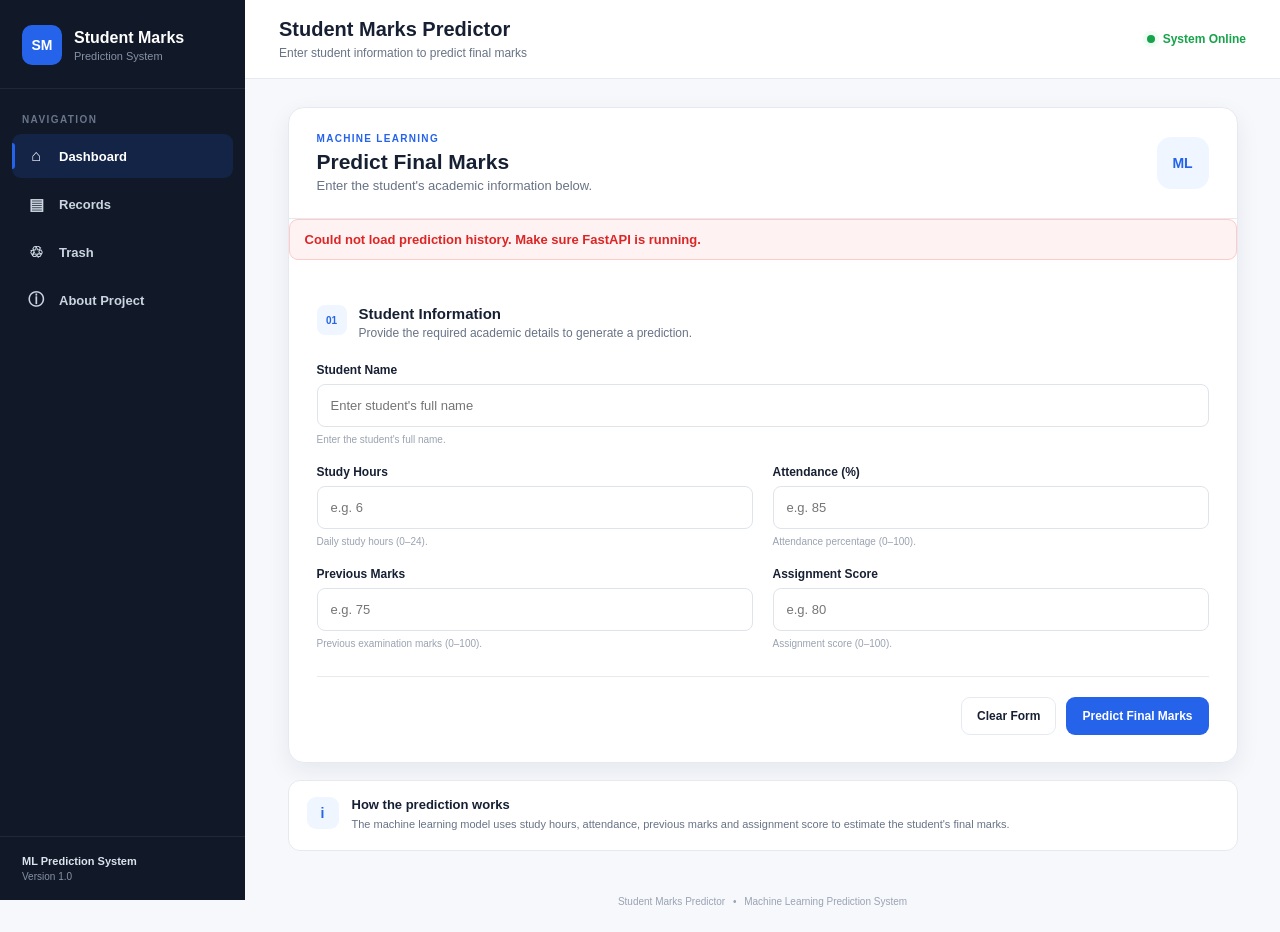
<file: frontend/index.html>
<!DOCTYPE html>
<html lang="en">

<head>

    <meta charset="UTF-8">

    <meta
        name="viewport"
        content="width=device-width, initial-scale=1.0"
    >

    <title>Student Marks Predictor</title>

    <link
        rel="stylesheet"
        href="style.css"
    >

</head>


<body>


    <!-- =====================================================
         SIDEBAR
    ====================================================== -->

    <aside class="sidebar">

        <div class="brand">

            <div class="brand-logo">
                SM
            </div>

            <div class="brand-text">

                <h2>Student Marks</h2>

                <span>Prediction System</span>

            </div>

        </div>


        <div class="sidebar-title">
            NAVIGATION
        </div>


        <nav class="sidebar-nav">

            <a
                href="index.html"
                class="nav-item active"
            >
                <span class="nav-icon">⌂</span>
                <span>Dashboard</span>
            </a>


            <a
                href="records.html"
                class="nav-item"
            >
                <span class="nav-icon">▤</span>
                <span>Records</span>
            </a>


            <a
                href="trash.html"
                class="nav-item"
            >
                <span class="nav-icon">♲</span>
                <span>Trash</span>
            </a>


            <a
                href="about.html"
                class="nav-item"
            >
                <span class="nav-icon">ⓘ</span>
                <span>About Project</span>
            </a>

        </nav>


        <div class="sidebar-footer">

            <strong>
                ML Prediction System
            </strong>

            <span>
                Version 1.0
            </span>

        </div>

    </aside>



    <!-- =====================================================
         MAIN CONTENT
    ====================================================== -->

    <main class="main-content">


        <!-- TOPBAR -->

        <header class="topbar">

            <div>

                <h1>
                    Student Marks Predictor
                </h1>

                <p>
                    Enter student information to predict final marks
                </p>

            </div>


            <div class="system-status">

                <span class="status-dot"></span>

                <span>
                    System Online
                </span>

            </div>

        </header>



        <!-- CONTENT -->

        <section class="page-content">


            <div class="dashboard-container">


                <!-- PREDICTION CARD -->

                <div class="prediction-card">


                    <div class="prediction-card-header">

                        <div>

                            <span class="card-eyebrow">
                                MACHINE LEARNING
                            </span>

                            <h2>
                                Predict Final Marks
                            </h2>

                            <p>
                                Enter the student's academic information below.
                            </p>

                        </div>


                        <div class="prediction-icon">
                            ML
                        </div>

                    </div>



                    <!-- MESSAGE -->

                    <div
                        id="messageBox"
                        class="message"
                        style="display:none;"
                    ></div>



                    <!-- FORM -->

                    <form
                        id="predictionForm"
                        class="prediction-form"
                    >


                        <div class="form-section">

                            <div class="form-section-title">

                                <span class="form-section-number">
                                    01
                                </span>

                                <div>

                                    <h3>
                                        Student Information
                                    </h3>

                                    <p>
                                        Provide the required academic details to generate a prediction.
                                    </p>

                                </div>

                            </div>


                            <!-- STUDENT NAME -->

                            <div class="form-group full-width">

                                <label for="studentName">
                                    Student Name
                                </label>

                                <input
                                    type="text"
                                    id="studentName"
                                    name="student_name"
                                    placeholder="Enter student's full name"
                                    autocomplete="off"
                                    required
                                >

                                <small>
                                    Enter the student's full name.
                                </small>

                            </div>


                            <div class="form-grid">


                                <!-- STUDY HOURS -->

                                <div class="form-group">

                                    <label for="studyHours">
                                        Study Hours
                                    </label>

                                    <input
                                        type="number"
                                        id="studyHours"
                                        name="study_hours"
                                        min="0"
                                        max="24"
                                        step="0.01"
                                        placeholder="e.g. 6"
                                        required
                                    >

                                    <small>
                                        Daily study hours (0–24).
                                    </small>

                                </div>


                                <!-- ATTENDANCE -->

                                <div class="form-group">

                                    <label for="attendance">
                                        Attendance (%)
                                    </label>

                                    <input
                                        type="number"
                                        id="attendance"
                                        name="attendance"
                                        min="0"
                                        max="100"
                                        step="0.01"
                                        placeholder="e.g. 85"
                                        required
                                    >

                                    <small>
                                        Attendance percentage (0–100).
                                    </small>

                                </div>


                                <!-- PREVIOUS MARKS -->

                                <div class="form-group">

                                    <label for="previousMarks">
                                        Previous Marks
                                    </label>

                                    <input
                                        type="number"
                                        id="previousMarks"
                                        name="previous_marks"
                                        min="0"
                                        max="100"
                                        step="0.01"
                                        placeholder="e.g. 75"
                                        required
                                    >

                                    <small>
                                        Previous examination marks (0–100).
                                    </small>

                                </div>


                                <!-- ASSIGNMENT -->

                                <div class="form-group">

                                    <label for="assignmentScore">
                                        Assignment Score
                                    </label>

                                    <input
                                        type="number"
                                        id="assignmentScore"
                                        name="assignment_score"
                                        min="0"
                                        max="100"
                                        step="0.01"
                                        placeholder="e.g. 80"
                                        required
                                    >

                                    <small>
                                        Assignment score (0–100).
                                    </small>

                                </div>


                            </div>

                        </div>



                        <!-- FORM BUTTONS -->

                        <div class="prediction-form-actions">

                            <button
                                type="button"
                                id="resetBtn"
                                class="secondary-btn"
                            >
                                Clear Form
                            </button>


                            <button
                                type="submit"
                                id="predictBtn"
                                class="primary-btn prediction-btn"
                            >
                                Predict Final Marks
                            </button>

                        </div>


                    </form>


                </div>



                <!-- HOW IT WORKS -->

                <div class="prediction-info">

                    <div class="info-icon">
                        i
                    </div>

                    <div>

                        <h3>
                            How the prediction works
                        </h3>

                        <p>
                            The machine learning model uses study hours,
                            attendance, previous marks and assignment score
                            to estimate the student's final marks.
                        </p>

                    </div>

                </div>


            </div>


        </section>


        <footer class="page-footer">

            Student Marks Predictor
            <span>•</span>
            Machine Learning Prediction System

        </footer>


    </main>



    <script src="common.js"></script>

    <script src="script.js"></script>


</body>

</html>
</file>
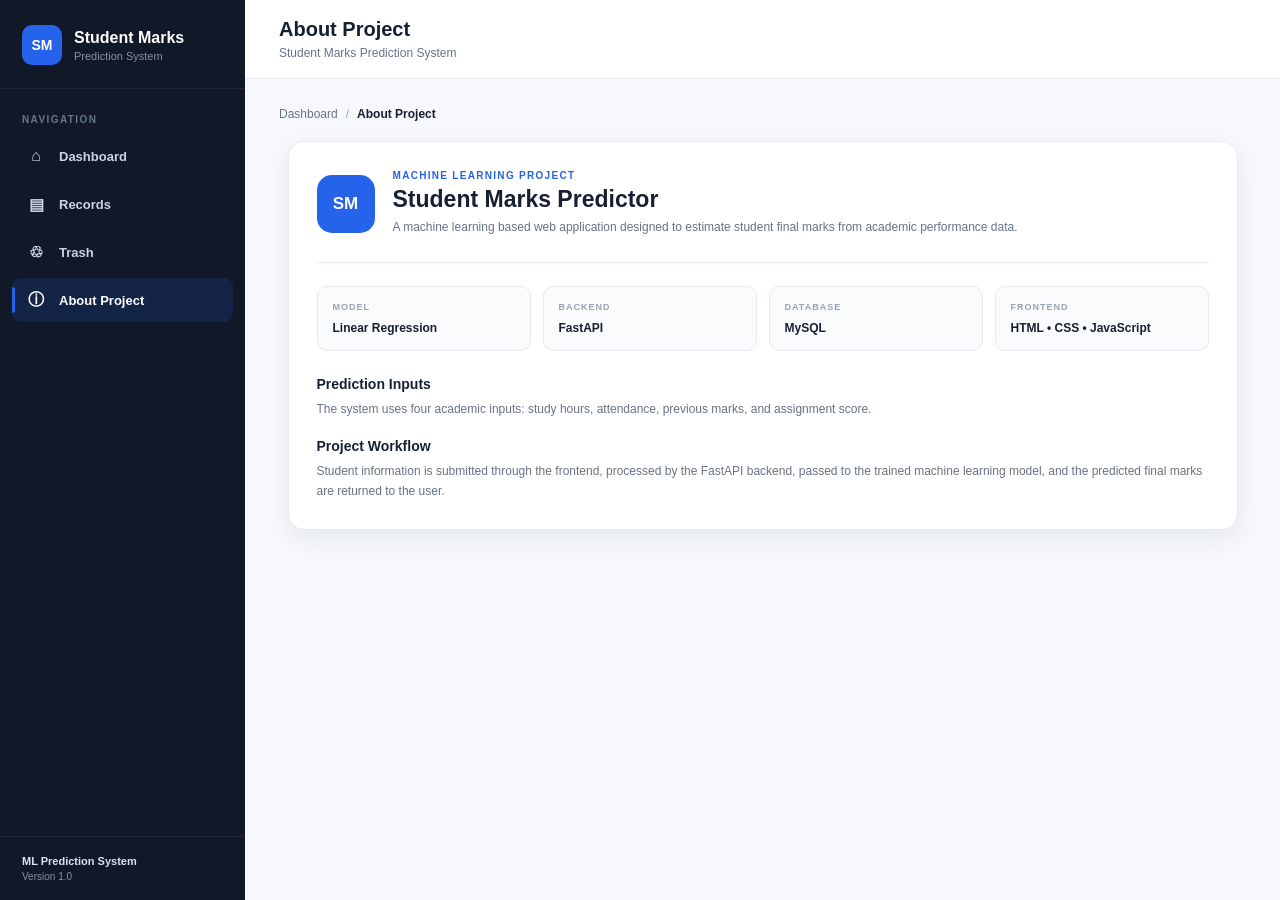
<file: frontend/about.html>
<!DOCTYPE html>
<html lang="en">

<head>

    <meta charset="UTF-8">

    <meta
        name="viewport"
        content="width=device-width, initial-scale=1.0"
    >

    <title>About | Student Marks Predictor</title>

    <link rel="stylesheet" href="style.css">

</head>


<body>


    <aside class="sidebar">

        <div class="brand">

            <div class="brand-logo">SM</div>

            <div class="brand-text">
                <h2>Student Marks</h2>
                <span>Prediction System</span>
            </div>

        </div>


        <div class="sidebar-title">
            NAVIGATION
        </div>


        <nav class="sidebar-nav">

            <a href="index.html" class="nav-item">
                <span class="nav-icon">⌂</span>
                <span>Dashboard</span>
            </a>

            <a href="records.html" class="nav-item">
                <span class="nav-icon">▤</span>
                <span>Records</span>
            </a>

            <a href="trash.html" class="nav-item">
                <span class="nav-icon">♲</span>
                <span>Trash</span>
            </a>

            <a href="about.html" class="nav-item active">
                <span class="nav-icon">ⓘ</span>
                <span>About Project</span>
            </a>

        </nav>


        <div class="sidebar-footer">
            <strong>ML Prediction System</strong>
            <span>Version 1.0</span>
        </div>

    </aside>



    <main class="main-content">


        <header class="topbar">

            <div>

                <h1>
                    About Project
                </h1>

                <p>
                    Student Marks Prediction System
                </p>

            </div>

        </header>



        <section class="page-content">


            <div class="breadcrumb">

                <a href="index.html">
                    Dashboard
                </a>

                <span>/</span>

                <strong>
                    About Project
                </strong>

            </div>



            <div class="about-card">


                <div class="about-hero">

                    <div class="about-logo">
                        SM
                    </div>

                    <div>

                        <span class="section-label">
                            MACHINE LEARNING PROJECT
                        </span>

                        <h2>
                            Student Marks Predictor
                        </h2>

                        <p>
                            A machine learning based web application
                            designed to estimate student final marks
                            from academic performance data.
                        </p>

                    </div>

                </div>



                <div class="about-grid">


                    <div class="about-item">

                        <span>
                            MODEL
                        </span>

                        <strong>
                            Linear Regression
                        </strong>

                    </div>


                    <div class="about-item">

                        <span>
                            BACKEND
                        </span>

                        <strong>
                            FastAPI
                        </strong>

                    </div>


                    <div class="about-item">

                        <span>
                            DATABASE
                        </span>

                        <strong>
                            MySQL
                        </strong>

                    </div>


                    <div class="about-item">

                        <span>
                            FRONTEND
                        </span>

                        <strong>
                            HTML • CSS • JavaScript
                        </strong>

                    </div>


                </div>



                <div class="about-description">

                    <h3>
                        Prediction Inputs
                    </h3>

                    <p>
                        The system uses four academic inputs:
                        study hours, attendance, previous marks,
                        and assignment score.
                    </p>


                    <h3>
                        Project Workflow
                    </h3>

                    <p>
                        Student information is submitted through
                        the frontend, processed by the FastAPI
                        backend, passed to the trained machine
                        learning model, and the predicted final
                        marks are returned to the user.
                    </p>

                </div>


            </div>


        </section>


    </main>


    <script src="common.js"></script>


</body>

</html>
</file>
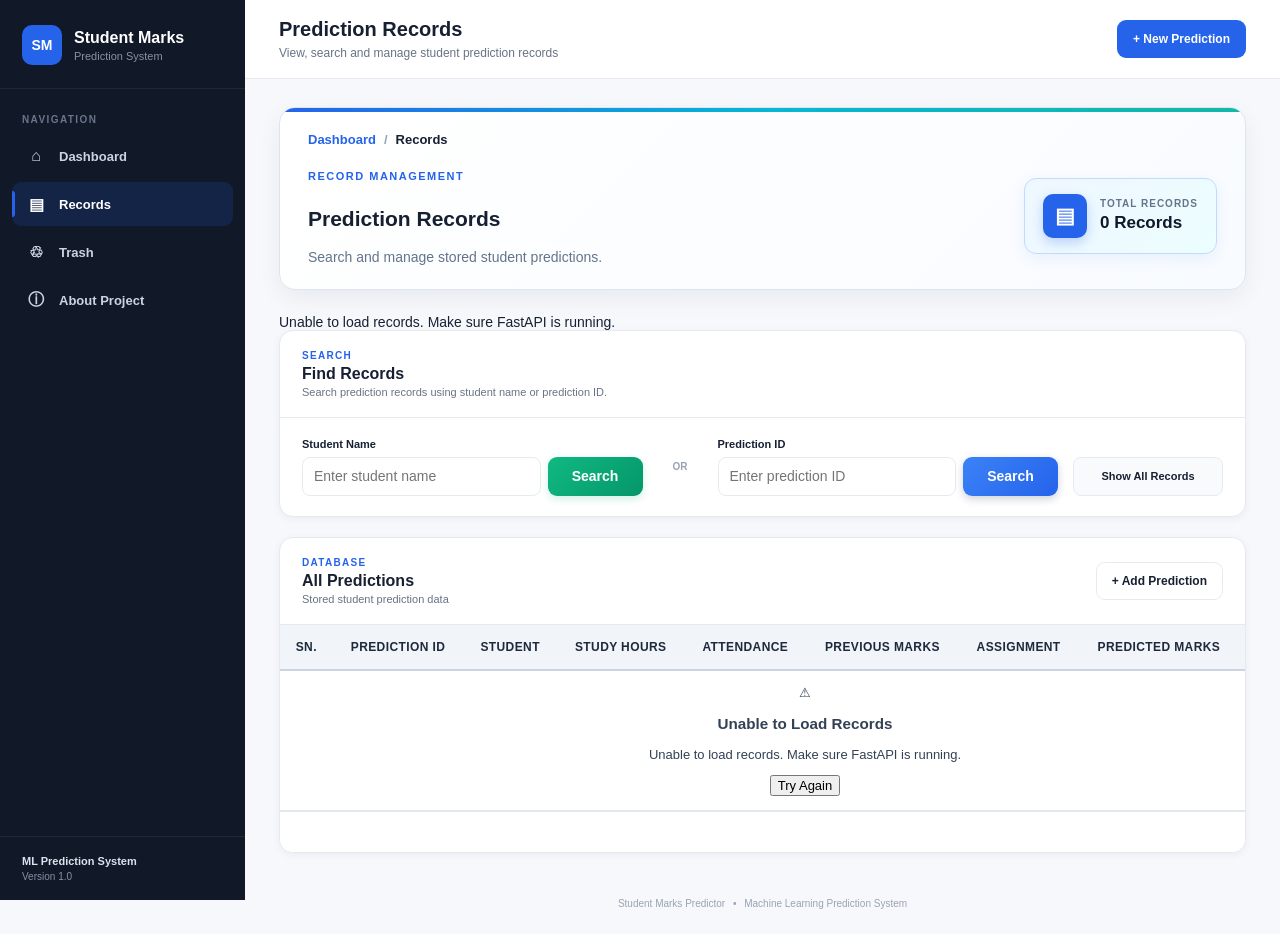
<file: frontend/edit.html>
<!DOCTYPE html>
<html lang="en">

<head>

    <meta charset="UTF-8">

    <meta
        name="viewport"
        content="width=device-width, initial-scale=1.0"
    >

    <title>Edit Prediction | Student Marks Predictor</title>

    <link rel="stylesheet" href="style.css">

</head>


<body>


    <aside class="sidebar">

        <div class="brand">

            <div class="brand-logo">SM</div>

            <div class="brand-text">
                <h2>Student Marks</h2>
                <span>Prediction System</span>
            </div>

        </div>


        <div class="sidebar-title">
            NAVIGATION
        </div>


        <nav class="sidebar-nav">

            <a href="index.html" class="nav-item">
                <span class="nav-icon">⌂</span>
                <span>Dashboard</span>
            </a>

            <a href="records.html" class="nav-item active">
                <span class="nav-icon">▤</span>
                <span>Records</span>
            </a>

            <a href="trash.html" class="nav-item">
                <span class="nav-icon">♲</span>
                <span>Trash</span>
            </a>

            <a href="about.html" class="nav-item">
                <span class="nav-icon">ⓘ</span>
                <span>About Project</span>
            </a>

        </nav>


        <div class="sidebar-footer">
            <strong>ML Prediction System</strong>
            <span>Version 1.0</span>
        </div>

    </aside>



    <main class="main-content">


        <header class="topbar">

            <div>

                <h1>
                    Edit Prediction
                </h1>

                <p>
                    Update student academic information
                </p>

            </div>


            <a
                href="records.html"
                class="secondary-btn"
            >
                ← Back to Records
            </a>

        </header>



        <section class="page-content">


            <div class="breadcrumb">

                <a href="index.html">Dashboard</a>

                <span>/</span>

                <a href="records.html">Records</a>

                <span>/</span>

                <strong>Edit</strong>

            </div>



            <div
                id="messageBox"
                class="message"
                style="display:none;"
            ></div>



            <div class="form-card">

                <div class="form-card-header">

                    <div>

                        <span class="section-label">
                            RECORD UPDATE
                        </span>

                        <h2>
                            Edit Student Prediction
                        </h2>

                        <p>
                            Update the information and generate a new prediction.
                        </p>

                    </div>

                </div>



                <form id="editForm">


                    <div class="form-grid">


                        <div class="form-group full-width">

                            <label for="studentName">
                                Student Name
                            </label>

                            <input
                                type="text"
                                id="studentName"
                                required
                            >

                        </div>


                        <div class="form-group">

                            <label for="studyHours">
                                Study Hours
                            </label>

                            <input
                                type="number"
                                id="studyHours"
                                min="0"
                                max="24"
                                step="0.01"
                                required
                            >

                        </div>


                        <div class="form-group">

                            <label for="attendance">
                                Attendance (%)
                            </label>

                            <input
                                type="number"
                                id="attendance"
                                min="0"
                                max="100"
                                step="0.01"
                                required
                            >

                        </div>


                        <div class="form-group">

                            <label for="previousMarks">
                                Previous Marks
                            </label>

                            <input
                                type="number"
                                id="previousMarks"
                                min="0"
                                max="100"
                                step="0.01"
                                required
                            >

                        </div>


                        <div class="form-group">

                            <label for="assignmentScore">
                                Assignment Score
                            </label>

                            <input
                                type="number"
                                id="assignmentScore"
                                min="0"
                                max="100"
                                step="0.01"
                                required
                            >

                        </div>


                    </div>



                    <div class="form-actions">

                        <button
                            type="button"
                            id="viewPredictionBtn"
                            class="secondary-btn"
                        >
                            View Prediction
                        </button>


                        <button
                            type="submit"
                            id="updateBtn"
                            class="primary-btn"
                        >
                            Update Prediction
                        </button>

                    </div>


                </form>

            </div>


        </section>


    </main>


    <script src="common.js"></script>

    <script src="edit.js"></script>


</body>

</html>
</file>
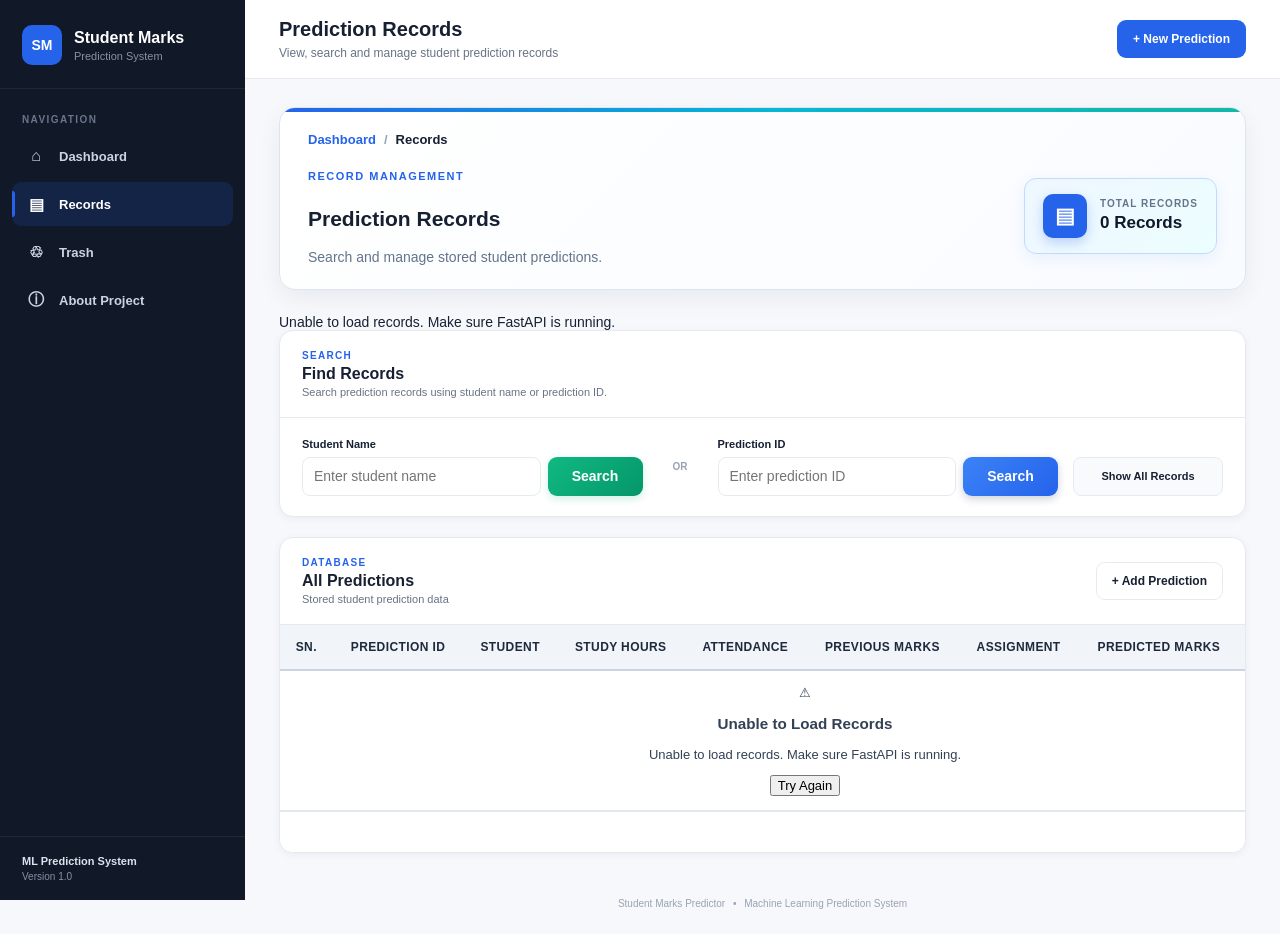
<file: frontend/records.html>
<!DOCTYPE html>
<html lang="en">

<head>

    <meta charset="UTF-8">

    <meta
        name="viewport"
        content="width=device-width, initial-scale=1.0"
    >

    <title>Records | Student Marks Predictor</title>

    <link
        rel="stylesheet"
        href="style.css"
    >

</head>


<body>


    <!-- =====================================================
         SIDEBAR
         ===================================================== -->

    <aside class="sidebar">


        <!-- BRAND -->

        <div class="brand">

            <div class="brand-logo">
                SM
            </div>

            <div class="brand-text">

                <h2>
                    Student Marks
                </h2>

                <span>
                    Prediction System
                </span>

            </div>

        </div>



        <!-- NAVIGATION TITLE -->

        <div class="sidebar-title">
            NAVIGATION
        </div>



        <!-- NAVIGATION -->

        <nav class="sidebar-nav">


            <a
                href="index.html"
                class="nav-item"
            >

                <span class="nav-icon">
                    ⌂
                </span>

                <span>
                    Dashboard
                </span>

            </a>



            <a
                href="records.html"
                class="nav-item active"
            >

                <span class="nav-icon">
                    ▤
                </span>

                <span>
                    Records
                </span>

            </a>



            <a
                href="trash.html"
                class="nav-item"
            >

                <span class="nav-icon">
                    ♲
                </span>

                <span>
                    Trash
                </span>

            </a>



            <a
                href="about.html"
                class="nav-item"
            >

                <span class="nav-icon">
                    ⓘ
                </span>

                <span>
                    About Project
                </span>

            </a>


        </nav>



        <!-- SIDEBAR FOOTER -->

        <div class="sidebar-footer">

            <strong>
                ML Prediction System
            </strong>

            <span>
                Version 1.0
            </span>

        </div>


    </aside>



    <!-- =====================================================
         MAIN CONTENT
         ===================================================== -->

    <main class="main-content">


        <!-- =================================================
             TOPBAR
             ================================================= -->

        <header class="topbar">


            <div>

                <h1>
                    Prediction Records
                </h1>

                <p>
                    View, search and manage student prediction records
                </p>

            </div>



            <a
                href="index.html"
                class="primary-btn"
            >
                + New Prediction
            </a>


        </header>



        <!-- =================================================
             PAGE CONTENT
             ================================================= -->

        <section class="page-content">



            <!-- =================================================
                 RECORDS PAGE HEADER
                 ================================================= -->

            <div class="records-page-header">


                <!-- BREADCRUMB -->

                <div class="records-breadcrumb">

                    <a href="index.html">
                        Dashboard
                    </a>

                    <span>
                        /
                    </span>

                    <strong>
                        Records
                    </strong>

                </div>



                <!-- HEADER CONTENT -->

                <div class="records-header-content">


                    <!-- TITLE AREA -->

                    <div class="records-title-area">


                        <span class="records-section-label">
                            RECORD MANAGEMENT
                        </span>


                        <h2>
                            Prediction Records
                        </h2>


                        <p>
                            Search and manage stored student predictions.
                        </p>


                    </div>



                    <!-- TOTAL RECORDS -->

                    <div class="total-records-card">


                        <div class="total-records-icon">
                            ▤
                        </div>


                        <div class="total-records-info">


                            <span class="total-records-label">
                                TOTAL RECORDS
                            </span>


                            <strong id="recordCount">
                                0 Records
                            </strong>


                        </div>


                    </div>


                </div>


            </div>



            <!-- =================================================
                 MESSAGE
                 ================================================= -->

            <div
                id="recordsMessage"
                class="message"
                style="display:none;"
            ></div>



            <!-- =================================================
                 SEARCH PANEL
                 ================================================= -->

            <div class="records-search-panel">


                <!-- SEARCH HEADER -->

                <div class="records-panel-header">


                    <div>

                        <span class="section-label">
                            SEARCH
                        </span>


                        <h3>
                            Find Records
                        </h3>


                        <p>
                            Search prediction records using student name or prediction ID.
                        </p>

                    </div>


                </div>



                <!-- SEARCH BODY -->

                <div class="records-search-body">


                    <!-- STUDENT NAME -->

                    <div class="record-search-box">


                        <label>
                            Student Name
                        </label>


                        <div class="record-search-control">


                            <input
                                type="text"
                                id="searchName"
                                placeholder="Enter student name"
                            >


                            <button
                                type="button"
                                id="searchNameBtn"
                                class="record-search-btn green"
                            >
                                Search
                            </button>


                        </div>


                    </div>



                    <!-- OR -->

                    <div class="search-divider">
                        OR
                    </div>



                    <!-- PREDICTION ID -->

                    <div class="record-search-box">


                        <label>
                            Prediction ID
                        </label>


                        <div class="record-search-control">


                            <input
                                type="number"
                                id="searchId"
                                placeholder="Enter prediction ID"
                            >


                            <button
                                type="button"
                                id="searchIdBtn"
                                class="record-search-btn blue"
                            >
                                Search
                            </button>


                        </div>


                    </div>



                    <!-- SHOW ALL -->

                    <div class="show-all-area">


                        <button
                            type="button"
                            id="showAllBtn"
                            class="show-all-btn"
                        >
                            Show All Records
                        </button>


                    </div>


                </div>


            </div>



            <!-- =================================================
                 RECORDS TABLE CARD
                 ================================================= -->

            <div class="records-table-card">


                <!-- TABLE HEADER -->

                <div class="records-table-header">


                    <div>


                        <span class="section-label">
                            DATABASE
                        </span>


                        <h3>
                            All Predictions
                        </h3>


                        <p>
                            Stored student prediction data
                        </p>


                    </div>



                    <a
                        href="index.html"
                        class="secondary-btn"
                    >
                        + Add Prediction
                    </a>


                </div>



                <!-- =================================================
                     TABLE
                     ================================================= -->

                <div class="table-wrapper">


                    <table>


                        <thead>


                            <tr>


                                <th>
                                    SN.
                                </th>


                                <th>
                                    Prediction ID
                                </th>


                                <th>
                                    Student
                                </th>


                                <th>
                                    Study Hours
                                </th>


                                <th>
                                    Attendance
                                </th>


                                <th>
                                    Previous Marks
                                </th>


                                <th>
                                    Assignment
                                </th>


                                <th>
                                    Predicted Marks
                                </th>


                                <th>
                                    Actions
                                </th>


                            </tr>


                        </thead>



                        <tbody id="recordsTable">

                        </tbody>


                    </table>


                </div>



                <!-- =================================================
                     PAGINATION
                     ================================================= -->

                <div
                    class="pagination"
                    id="pagination"
                ></div>


            </div>


        </section>



        <!-- =====================================================
             FOOTER
             ===================================================== -->

        <footer class="page-footer">


            Student Marks Predictor


            <span>
                •
            </span>


            Machine Learning Prediction System


        </footer>


    </main>



    <!-- =====================================================
         JAVASCRIPT
         ===================================================== -->

    <script src="common.js"></script>

    <script src="records.js"></script>


</body>

</html>
</file>
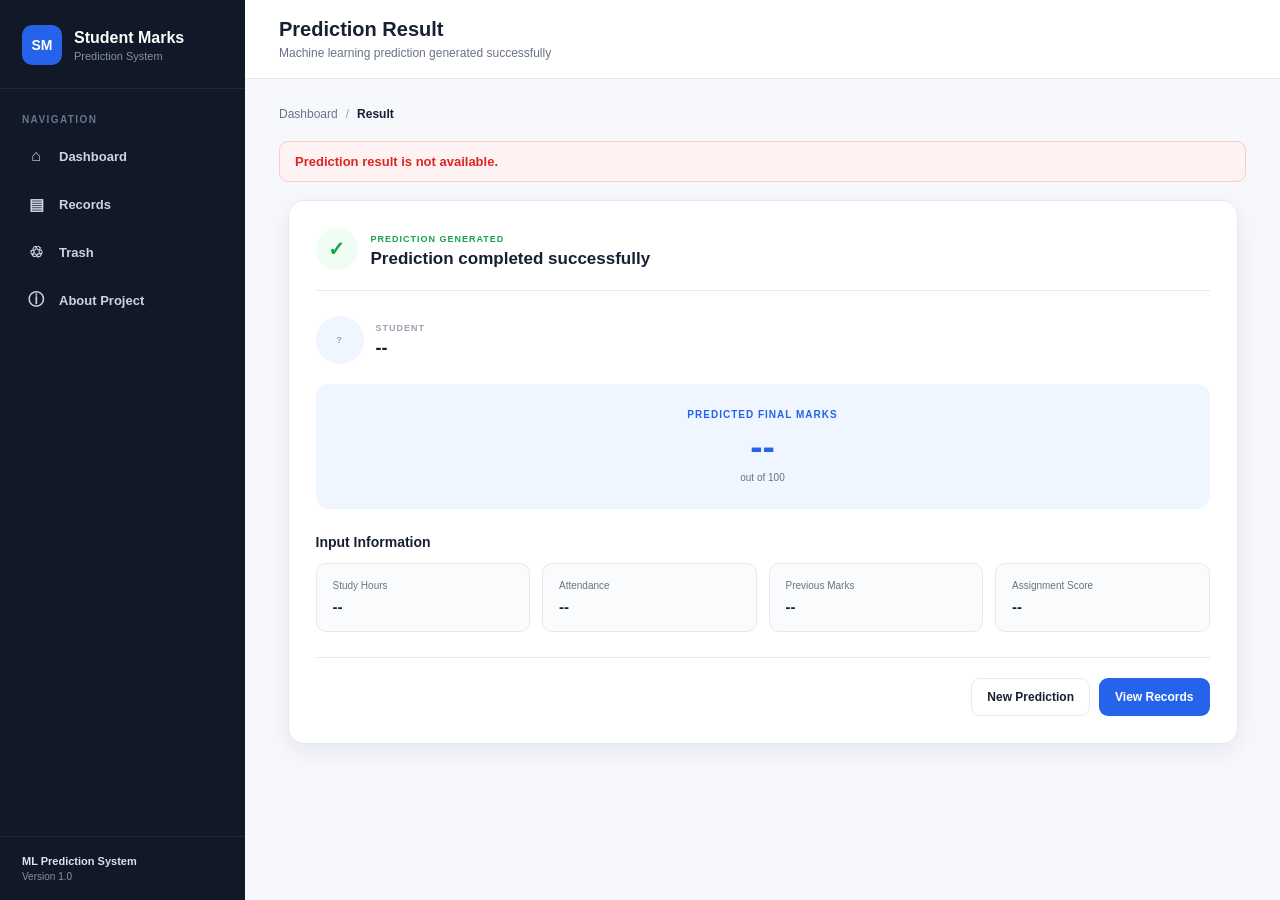
<file: frontend/result.html>
<!DOCTYPE html>
<html lang="en">

<head>

    <meta charset="UTF-8">

    <meta
        name="viewport"
        content="width=device-width, initial-scale=1.0"
    >

    <title>Prediction Result | Student Marks Predictor</title>

    <link rel="stylesheet" href="style.css">

</head>


<body>


    <aside class="sidebar">

        <div class="brand">

            <div class="brand-logo">SM</div>

            <div class="brand-text">
                <h2>Student Marks</h2>
                <span>Prediction System</span>
            </div>

        </div>


        <div class="sidebar-title">
            NAVIGATION
        </div>


        <nav class="sidebar-nav">

            <a href="index.html" class="nav-item">
                <span class="nav-icon">⌂</span>
                <span>Dashboard</span>
            </a>

            <a href="records.html" class="nav-item">
                <span class="nav-icon">▤</span>
                <span>Records</span>
            </a>

            <a href="trash.html" class="nav-item">
                <span class="nav-icon">♲</span>
                <span>Trash</span>
            </a>

            <a href="about.html" class="nav-item">
                <span class="nav-icon">ⓘ</span>
                <span>About Project</span>
            </a>

        </nav>


        <div class="sidebar-footer">
            <strong>ML Prediction System</strong>
            <span>Version 1.0</span>
        </div>

    </aside>



    <main class="main-content">


        <header class="topbar">

            <div>

                <h1>
                    Prediction Result
                </h1>

                <p>
                    Machine learning prediction generated successfully
                </p>

            </div>

        </header>



        <section class="page-content">


            <div class="breadcrumb">

                <a href="index.html">Dashboard</a>

                <span>/</span>

                <strong>Result</strong>

            </div>



            <div
                id="resultMessage"
                class="message"
                style="display:none;"
            ></div>



            <div class="result-card">


                <div class="result-success">

                    <div class="result-check">
                        ✓
                    </div>

                    <div>

                        <span>
                            PREDICTION GENERATED
                        </span>

                        <h2>
                            Prediction completed successfully
                        </h2>

                    </div>

                </div>



                <div class="result-student">

                    <div class="student-avatar large">
                        <span id="resultInitial">?</span>
                    </div>

                    <div>

                        <span>
                            STUDENT
                        </span>

                        <h3 id="resultStudent">
                            --
                        </h3>

                    </div>

                </div>



                <div class="score-card">

                    <span>
                        PREDICTED FINAL MARKS
                    </span>

                    <strong id="predictedMarks">
                        --
                    </strong>

                    <small>
                        out of 100
                    </small>

                </div>



                <h3 class="result-section-title">
                    Input Information
                </h3>


                <div class="result-grid">


                    <div class="result-detail">

                        <span>
                            Study Hours
                        </span>

                        <strong id="studyHours">
                            --
                        </strong>

                    </div>


                    <div class="result-detail">

                        <span>
                            Attendance
                        </span>

                        <strong id="attendance">
                            --
                        </strong>

                    </div>


                    <div class="result-detail">

                        <span>
                            Previous Marks
                        </span>

                        <strong id="previousMarks">
                            --
                        </strong>

                    </div>


                    <div class="result-detail">

                        <span>
                            Assignment Score
                        </span>

                        <strong id="assignmentScore">
                            --
                        </strong>

                    </div>


                </div>



                <div class="result-actions">

                    <a
                        href="index.html"
                        class="secondary-btn"
                    >
                        New Prediction
                    </a>

                    <a
                        href="records.html"
                        class="primary-btn"
                    >
                        View Records
                    </a>

                </div>


            </div>


        </section>


    </main>


    <script src="common.js"></script>

    <script src="result.js"></script>


</body>

</html>
</file>
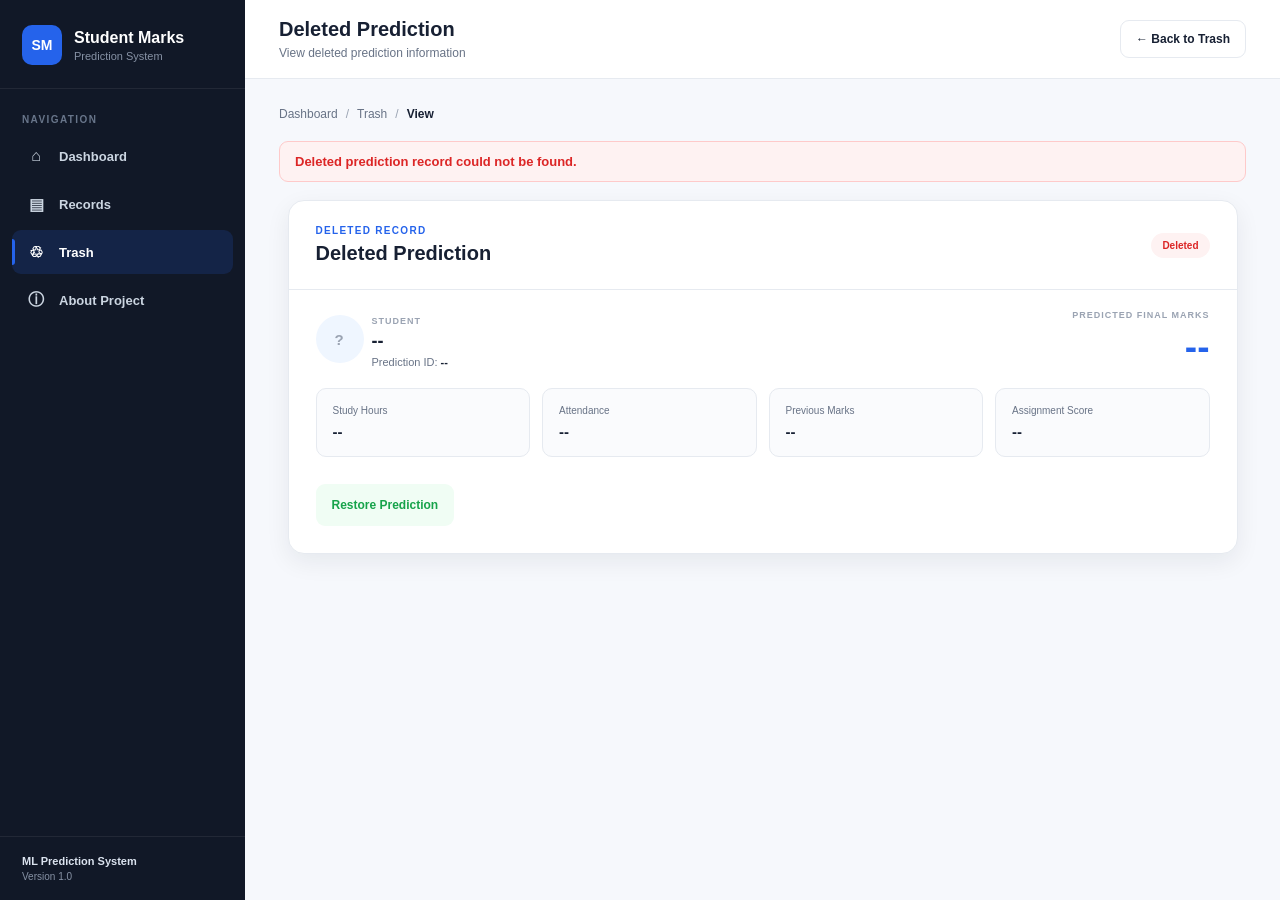
<file: frontend/trash-view.html>
<!DOCTYPE html>
<html lang="en">

<head>

    <meta charset="UTF-8">

    <meta
        name="viewport"
        content="width=device-width, initial-scale=1.0"
    >

    <title>Deleted Prediction | Student Marks Predictor</title>

    <link rel="stylesheet" href="style.css">

</head>


<body>


    <aside class="sidebar">

        <div class="brand">

            <div class="brand-logo">SM</div>

            <div class="brand-text">
                <h2>Student Marks</h2>
                <span>Prediction System</span>
            </div>

        </div>


        <div class="sidebar-title">
            NAVIGATION
        </div>


        <nav class="sidebar-nav">

            <a href="index.html" class="nav-item">
                <span class="nav-icon">⌂</span>
                <span>Dashboard</span>
            </a>

            <a href="records.html" class="nav-item">
                <span class="nav-icon">▤</span>
                <span>Records</span>
            </a>

            <a href="trash.html" class="nav-item active">
                <span class="nav-icon">♲</span>
                <span>Trash</span>
            </a>

            <a href="about.html" class="nav-item">
                <span class="nav-icon">ⓘ</span>
                <span>About Project</span>
            </a>

        </nav>


        <div class="sidebar-footer">
            <strong>ML Prediction System</strong>
            <span>Version 1.0</span>
        </div>

    </aside>



    <main class="main-content">


        <header class="topbar">

            <div>

                <h1>
                    Deleted Prediction
                </h1>

                <p>
                    View deleted prediction information
                </p>

            </div>


            <a
                href="trash.html"
                class="secondary-btn"
            >
                ← Back to Trash
            </a>

        </header>



        <section class="page-content">


            <div class="breadcrumb">

                <a href="index.html">Dashboard</a>

                <span>/</span>

                <a href="trash.html">Trash</a>

                <span>/</span>

                <strong>View</strong>

            </div>



            <div
                id="messageBox"
                class="message"
                style="display:none;"
            ></div>



            <div class="detail-card">


                <div class="detail-card-header">

                    <div>

                        <span class="section-label">
                            DELETED RECORD
                        </span>

                        <h2>
                            Deleted Prediction
                        </h2>

                    </div>


                    <span class="deleted-badge">
                        Deleted
                    </span>

                </div>



                <div class="deleted-result">


                    <div class="student-cell">

                        <span
                            class="student-avatar large"
                            id="studentAvatar"
                        >
                            ?
                        </span>

                        <div>

                            <span>
                                STUDENT
                            </span>

                            <h3 id="studentName">
                                --
                            </h3>

                            <p>
                                Prediction ID:
                                <strong id="predictionId">
                                    --
                                </strong>
                            </p>

                        </div>

                    </div>


                    <div class="deleted-score">

                        <span>
                            PREDICTED FINAL MARKS
                        </span>

                        <strong id="predictedMarks">
                            --
                        </strong>

                    </div>


                </div>



                <div class="detail-grid">


                    <div class="detail-item">

                        <span>
                            Study Hours
                        </span>

                        <strong id="studyHours">
                            --
                        </strong>

                    </div>


                    <div class="detail-item">

                        <span>
                            Attendance
                        </span>

                        <strong id="attendance">
                            --
                        </strong>

                    </div>


                    <div class="detail-item">

                        <span>
                            Previous Marks
                        </span>

                        <strong id="previousMarks">
                            --
                        </strong>

                    </div>


                    <div class="detail-item">

                        <span>
                            Assignment Score
                        </span>

                        <strong id="assignmentScore">
                            --
                        </strong>

                    </div>


                </div>



                <div class="detail-actions">

                    <button
                        id="restoreBtn"
                        class="restore-btn large-action-btn"
                    >
                        Restore Prediction
                    </button>

                </div>


            </div>


        </section>


    </main>


    <script src="common.js"></script>

    <script src="trash-view.js"></script>


</body>

</html>
</file>
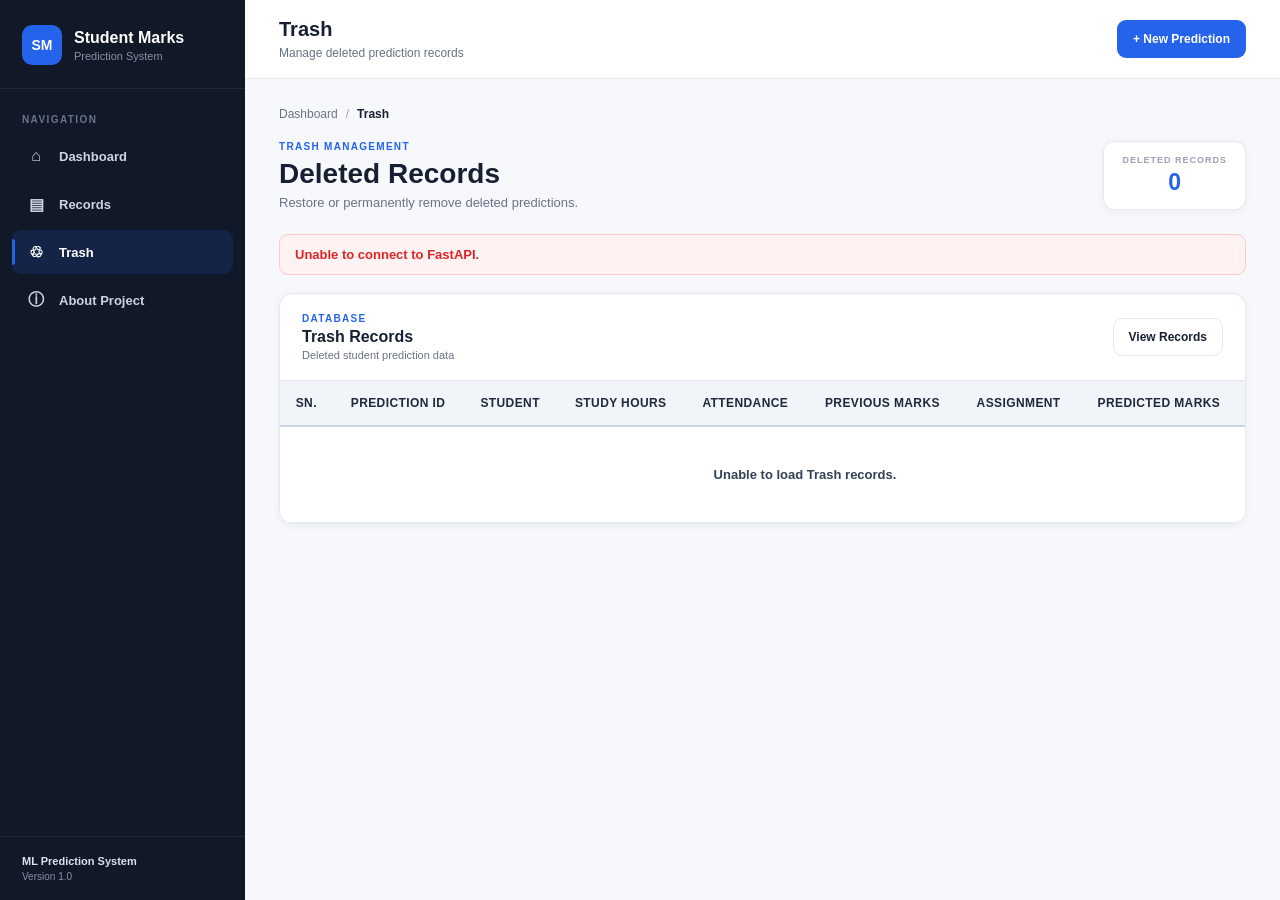
<file: frontend/trash.html>
<!DOCTYPE html>
<html lang="en">

<head>

    <meta charset="UTF-8">

    <meta
        name="viewport"
        content="width=device-width, initial-scale=1.0"
    >

    <title>Trash | Student Marks Predictor</title>

    <link rel="stylesheet" href="style.css">

</head>


<body>


    <aside class="sidebar">

        <div class="brand">

            <div class="brand-logo">SM</div>

            <div class="brand-text">
                <h2>Student Marks</h2>
                <span>Prediction System</span>
            </div>

        </div>


        <div class="sidebar-title">
            NAVIGATION
        </div>


        <nav class="sidebar-nav">

            <a href="index.html" class="nav-item">
                <span class="nav-icon">⌂</span>
                <span>Dashboard</span>
            </a>

            <a href="records.html" class="nav-item">
                <span class="nav-icon">▤</span>
                <span>Records</span>
            </a>

            <a href="trash.html" class="nav-item active">
                <span class="nav-icon">♲</span>
                <span>Trash</span>
            </a>

            <a href="about.html" class="nav-item">
                <span class="nav-icon">ⓘ</span>
                <span>About Project</span>
            </a>

        </nav>


        <div class="sidebar-footer">
            <strong>ML Prediction System</strong>
            <span>Version 1.0</span>
        </div>

    </aside>



    <main class="main-content">


        <header class="topbar">

            <div>

                <h1>
                    Trash
                </h1>

                <p>
                    Manage deleted prediction records
                </p>

            </div>


            <a
                href="index.html"
                class="primary-btn"
            >
                + New Prediction
            </a>

        </header>



        <section class="page-content">


            <div class="breadcrumb">

                <a href="index.html">Dashboard</a>

                <span>/</span>

                <strong>Trash</strong>

            </div>



            <div class="trash-page-heading">

                <div>

                    <span class="trash-eyebrow">
                        TRASH MANAGEMENT
                    </span>

                    <h2>
                        Deleted Records
                    </h2>

                    <p>
                        Restore or permanently remove deleted predictions.
                    </p>

                </div>


                <div class="trash-count-box">

                    <span>
                        DELETED RECORDS
                    </span>

                    <strong id="trashRecordCount">
                        0
                    </strong>

                </div>

            </div>



            <div
                id="messageBox"
                class="message"
                style="display:none;"
            ></div>



            <div class="trash-table-card">


                <div class="trash-table-header">

                    <div>

                        <span class="section-label">
                            DATABASE
                        </span>

                        <h3>
                            Trash Records
                        </h3>

                        <p>
                            Deleted student prediction data
                        </p>

                    </div>


                    <a
                        href="records.html"
                        class="secondary-btn"
                    >
                        View Records
                    </a>

                </div>



                <div class="table-wrapper">

                    <table>

                        <thead>

                            <tr>

                                <th>SN.</th>
                                <th>Prediction ID</th>
                                <th>Student</th>
                                <th>Study Hours</th>
                                <th>Attendance</th>
                                <th>Previous Marks</th>
                                <th>Assignment</th>
                                <th>Predicted Marks</th>
                                <th>Actions</th>

                            </tr>

                        </thead>


                        <tbody id="trashTable"></tbody>

                    </table>

                </div>


            </div>



            <div
                id="trashEmptyState"
                class="trash-empty-state"
                style="display:none;"
            >

                <div class="trash-empty-icon">
                    ♲
                </div>

                <h3>
                    Trash is Empty
                </h3>

                <p>
                    Deleted prediction records will appear here.
                </p>

                <a
                    href="records.html"
                    class="primary-btn"
                >
                    View Records
                </a>

            </div>


        </section>


    </main>



    <script src="common.js"></script>

    <script src="trash.js"></script>


</body>

</html>
</file>
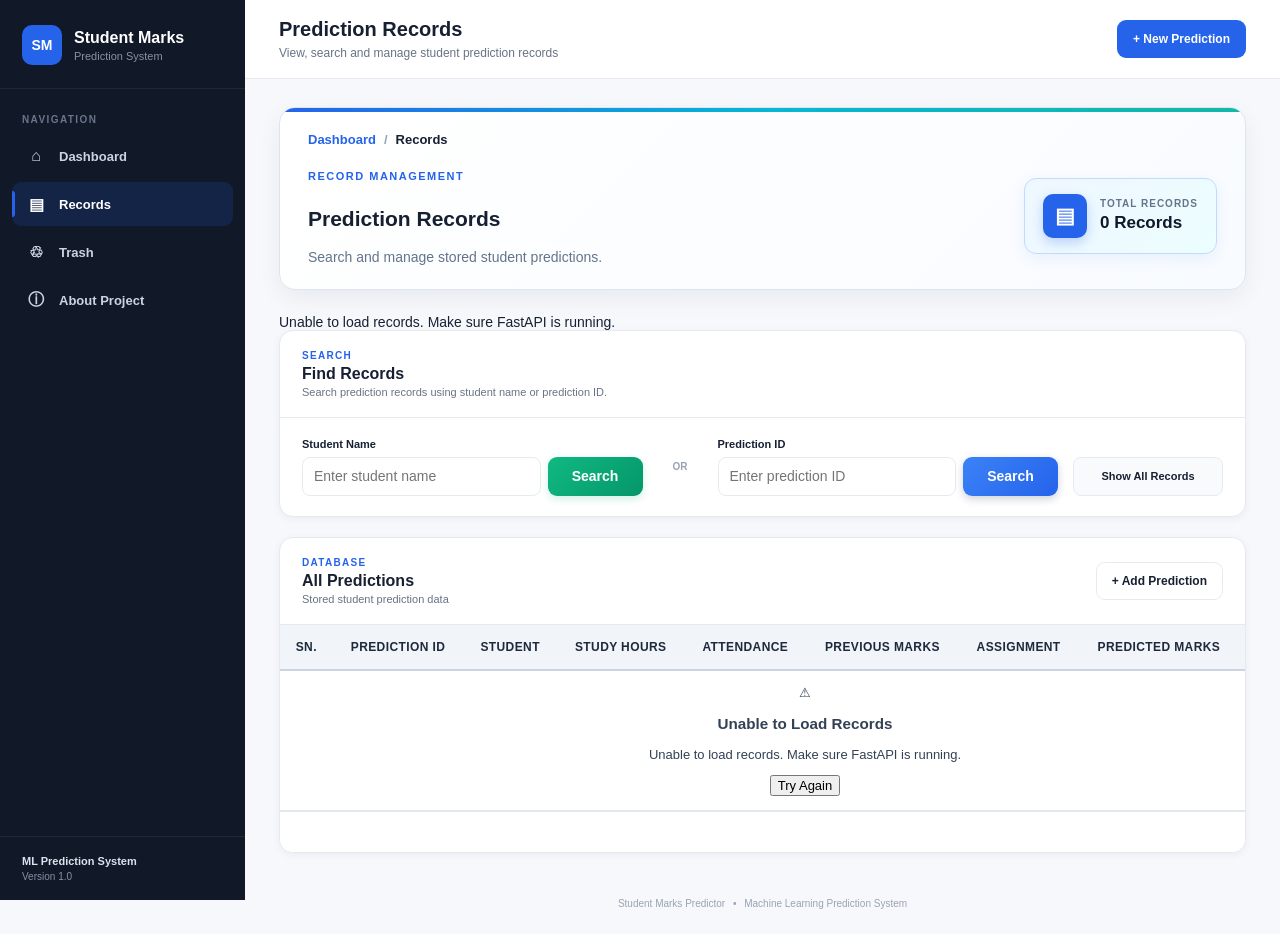
<file: frontend/view.html>
<!DOCTYPE html>
<html lang="en">

<head>

    <meta charset="UTF-8">

    <meta
        name="viewport"
        content="width=device-width, initial-scale=1.0"
    >

    <title>View Prediction | Student Marks Predictor</title>

    <link rel="stylesheet" href="style.css">

</head>


<body>


    <aside class="sidebar">

        <div class="brand">

            <div class="brand-logo">SM</div>

            <div class="brand-text">
                <h2>Student Marks</h2>
                <span>Prediction System</span>
            </div>

        </div>


        <div class="sidebar-title">
            NAVIGATION
        </div>


        <nav class="sidebar-nav">

            <a href="index.html" class="nav-item">
                <span class="nav-icon">⌂</span>
                <span>Dashboard</span>
            </a>

            <a href="records.html" class="nav-item active">
                <span class="nav-icon">▤</span>
                <span>Records</span>
            </a>

            <a href="trash.html" class="nav-item">
                <span class="nav-icon">♲</span>
                <span>Trash</span>
            </a>

            <a href="about.html" class="nav-item">
                <span class="nav-icon">ⓘ</span>
                <span>About Project</span>
            </a>

        </nav>


        <div class="sidebar-footer">
            <strong>ML Prediction System</strong>
            <span>Version 1.0</span>
        </div>

    </aside>



    <main class="main-content">


        <header class="topbar">

            <div>

                <h1>
                    View Prediction
                </h1>

                <p>
                    Detailed student prediction information
                </p>

            </div>


            <a
                href="records.html"
                class="secondary-btn"
            >
                ← Back to Records
            </a>

        </header>



        <section class="page-content">


            <div class="breadcrumb">

                <a href="index.html">Dashboard</a>

                <span>/</span>

                <a href="records.html">Records</a>

                <span>/</span>

                <strong>View</strong>

            </div>



            <div
                id="messageBox"
                class="message"
                style="display:none;"
            ></div>



            <div class="detail-card">


                <div class="detail-card-header">

                    <div>

                        <span class="section-label">
                            PREDICTION DETAILS
                        </span>

                        <h2>
                            Student Prediction
                        </h2>

                    </div>


                    <div class="detail-actions">

                        <button
                            id="editPredictionBtn"
                            class="edit-btn"
                        >
                            Edit
                        </button>

                        <button
                            id="deletePredictionBtn"
                            class="delete-btn"
                        >
                            Delete
                        </button>

                    </div>

                </div>



                <div class="prediction-result">

                    <span>
                        Predicted Final Marks
                    </span>

                    <strong id="predictedMarks">
                        --
                    </strong>

                </div>



                <div class="detail-student">

                    <div
                        class="student-avatar large"
                        id="studentAvatar"
                    >
                        ?
                    </div>

                    <div>

                        <span>
                            STUDENT
                        </span>

                        <h3 id="studentName">
                            --
                        </h3>

                        <p>
                            Prediction ID:
                            <strong id="predictionId">--</strong>
                        </p>

                    </div>

                </div>



                <div class="detail-grid">


                    <div class="detail-item">

                        <span>
                            Study Hours
                        </span>

                        <strong id="studyHours">
                            --
                        </strong>

                    </div>


                    <div class="detail-item">

                        <span>
                            Attendance
                        </span>

                        <strong id="attendance">
                            --
                        </strong>

                    </div>


                    <div class="detail-item">

                        <span>
                            Previous Marks
                        </span>

                        <strong id="previousMarks">
                            --
                        </strong>

                    </div>


                    <div class="detail-item">

                        <span>
                            Assignment Score
                        </span>

                        <strong id="assignmentScore">
                            --
                        </strong>

                    </div>


                </div>


            </div>


        </section>


    </main>


    <script src="common.js"></script>

    <script src="view.js"></script>


</body>

</html>
</file>
<file: frontend/style.css>
/* ============================================================
   STUDENT MARKS PREDICTOR
   GLOBAL DESIGN SYSTEM
============================================================ */

:root {

    --primary: #2563eb;
    --primary-dark: #1d4ed8;
    --primary-light: #eff6ff;

    --success: #16a34a;
    --success-light: #f0fdf4;

    --danger: #dc2626;
    --danger-light: #fef2f2;

    --warning: #d97706;
    --warning-light: #fffbeb;

    --background: #f6f8fc;
    --card-bg: #ffffff;

    --text-primary: #172033;
    --text-secondary: #687386;
    --text-muted: #9aa3b2;

    --border: #e6eaf0;

    --sidebar: #111827;
    --sidebar-text: #cbd5e1;
    --sidebar-muted: #8792a5;

    --shadow-sm:
        0 2px 8px rgba(15, 23, 42, .05);

    --shadow-md:
        0 8px 24px rgba(15, 23, 42, .07);

    --radius: 14px;

}


/* ============================================================
   RESET
============================================================ */

* {
    box-sizing: border-box;
}


html {
    scroll-behavior: smooth;
}


body {

    margin: 0;

    background: var(--background);

    color: var(--text-primary);

    font-family:
        Inter,
        Segoe UI,
        Roboto,
        Arial,
        sans-serif;

    font-size: 14px;

}


a {
    color: inherit;
}


button,
input {
    font: inherit;
}


/* ============================================================
   SIDEBAR
============================================================ */

.sidebar {

    position: fixed;

    top: 0;
    left: 0;
    bottom: 0;

    width: 245px;

    display: flex;

    flex-direction: column;

    background: var(--sidebar);

    color: white;

    z-index: 100;

}


.brand {

    display: flex;

    align-items: center;

    gap: 12px;

    padding: 25px 22px 23px;

    border-bottom:
        1px solid rgba(255,255,255,.07);

}


.brand-logo {

    width: 40px;
    height: 40px;

    display: flex;

    align-items: center;
    justify-content: center;

    border-radius: 10px;

    background: var(--primary);

    color: white;

    font-size: 14px;

    font-weight: 800;

}


.brand-text h2 {

    margin: 0;

    font-size: 16px;

    font-weight: 750;

}


.brand-text span {

    display: block;

    margin-top: 3px;

    color: var(--sidebar-muted);

    font-size: 11px;

}


.sidebar-title {

    padding: 25px 22px 9px;

    color: #68758a;

    font-size: 10px;

    font-weight: 800;

    letter-spacing: 1.4px;

}


.sidebar-nav {

    display: flex;

    flex-direction: column;

    gap: 4px;

    padding: 0 12px;

}


.nav-item {

    position: relative;

    display: flex;

    align-items: center;

    gap: 12px;

    min-height: 44px;

    padding: 0 13px;

    border-radius: 9px;

    color: var(--sidebar-text);

    text-decoration: none;

    font-size: 13px;

    font-weight: 600;

    transition:
        background .18s ease,
        color .18s ease,
        transform .18s ease;

}


.nav-item:hover {

    background: rgba(255,255,255,.06);

    color: white;

    transform: translateX(2px);

}


.nav-item.active {

    background: rgba(37,99,235,.16);

    color: white;

}


.nav-item.active::before {

    content: "";

    position: absolute;

    left: 0;

    top: 9px;

    bottom: 9px;

    width: 3px;

    border-radius: 0 4px 4px 0;

    background: var(--primary);

}


.nav-icon {

    width: 22px;

    text-align: center;

    font-size: 16px;

}


.sidebar-footer {

    margin-top: auto;

    padding: 18px 22px;

    border-top:
        1px solid rgba(255,255,255,.07);

}


.sidebar-footer strong {

    display: block;

    color: #dbe3ef;

    font-size: 11px;

}


.sidebar-footer span {

    display: block;

    margin-top: 4px;

    color: var(--sidebar-muted);

    font-size: 10px;

}


/* ============================================================
   MAIN
============================================================ */

.main-content {

    min-height: 100vh;

    margin-left: 245px;

}


/* ============================================================
   TOPBAR
============================================================ */

.topbar {

    min-height: 78px;

    display: flex;

    align-items: center;

    justify-content: space-between;

    gap: 20px;

    padding: 18px 34px;

    background: var(--card-bg);

    border-bottom:
        1px solid var(--border);

}


.topbar h1 {

    margin: 0;

    font-size: 20px;

    font-weight: 800;

}


.topbar p {

    margin: 5px 0 0;

    color: var(--text-secondary);

    font-size: 12px;

}


.system-status {

    display: flex;

    align-items: center;

    gap: 8px;

    color: var(--success);

    font-size: 12px;

    font-weight: 700;

}


.status-dot {

    width: 8px;
    height: 8px;

    border-radius: 50%;

    background: var(--success);

    box-shadow:
        0 0 0 4px var(--success-light);

}


/* ============================================================
   PAGE
============================================================ */

.page-content {

    max-width: 1400px;

    margin: 0 auto;

    padding: 28px 34px 45px;

}


.breadcrumb {

    display: flex;

    align-items: center;

    gap: 8px;

    margin-bottom: 20px;

    color: var(--text-muted);

    font-size: 12px;

}


.breadcrumb a {

    color: var(--text-secondary);

    text-decoration: none;

}


.breadcrumb a:hover {

    color: var(--primary);

}


.breadcrumb strong {

    color: var(--text-primary);

}


/* ============================================================
   BUTTONS
============================================================ */

.primary-btn,
.secondary-btn,
.view-btn,
.edit-btn,
.delete-btn,
.restore-btn {

    display: inline-flex;

    align-items: center;

    justify-content: center;

    min-height: 38px;

    padding: 0 15px;

    border-radius: 9px;

    border: 1px solid transparent;

    cursor: pointer;

    text-decoration: none;

    font-size: 12px;

    font-weight: 700;

    transition:
        transform .18s ease,
        box-shadow .18s ease,
        background .18s ease,
        border-color .18s ease;

}


.primary-btn {

    background: var(--primary);

    color: white;

}


.primary-btn:hover {

    background: var(--primary-dark);

    transform: translateY(-1px);

    box-shadow:
        0 5px 12px rgba(37,99,235,.2);

}


.secondary-btn {

    background: white;

    border-color: var(--border);

    color: var(--text-primary);

}


.secondary-btn:hover {

    border-color: var(--primary);

    color: var(--primary);

    transform: translateY(-1px);

}


.view-btn {

    background: var(--primary-light);

    color: var(--primary);

}


.view-btn:hover {

    background: #dbeafe;

}


.edit-btn {

    background: #f5f3ff;

    color: #7c3aed;

}


.edit-btn:hover {

    background: #ede9fe;

}


.delete-btn {

    background: var(--danger-light);

    color: var(--danger);

}


.delete-btn:hover {

    background: #fee2e2;

}


.restore-btn {

    background: var(--success-light);

    color: var(--success);

}


.restore-btn:hover {

    background: #dcfce7;

}


button:disabled {

    opacity: .65;

    cursor: not-allowed;

    transform: none !important;

}


/* ============================================================
   MESSAGE
============================================================ */

.message {

    margin-bottom: 18px;

    padding: 12px 15px;

    border-radius: 9px;

    font-size: 13px;

    font-weight: 600;

}


.success-message {

    background: var(--success-light);

    border: 1px solid #bbf7d0;

    color: var(--success);

}


.error-message {

    background: var(--danger-light);

    border: 1px solid #fecaca;

    color: var(--danger);

}


.warning-message {

    background: var(--warning-light);

    border: 1px solid #fde68a;

    color: var(--warning);

}


.info-message {

    background: var(--primary-light);

    border: 1px solid #bfdbfe;

    color: var(--primary);

}


/* ============================================================
   DASHBOARD
============================================================ */

.dashboard-container {

    max-width: 950px;

    margin: 0 auto;

}


.prediction-card {

    background: white;

    border: 1px solid var(--border);

    border-radius: 16px;

    box-shadow: var(--shadow-md);

    overflow: hidden;

}


.prediction-card-header {

    display: flex;

    align-items: center;

    justify-content: space-between;

    gap: 20px;

    padding: 25px 28px;

    border-bottom: 1px solid var(--border);

}


.card-eyebrow,
.section-label,
.records-eyebrow,
.trash-eyebrow {

    display: block;

    color: var(--primary);

    font-size: 10px;

    font-weight: 800;

    letter-spacing: 1.3px;

}


.prediction-card-header h2 {

    margin: 6px 0 4px;

    font-size: 21px;

    font-weight: 800;

}


.prediction-card-header p {

    margin: 0;

    color: var(--text-secondary);

    font-size: 13px;

}


.prediction-icon {

    width: 52px;
    height: 52px;

    display: flex;

    align-items: center;
    justify-content: center;

    border-radius: 14px;

    background: var(--primary-light);

    color: var(--primary);

    font-weight: 800;

}


/* ============================================================
   FORM
============================================================ */

.prediction-form {

    padding: 27px 28px;

}


.form-section-title {

    display: flex;

    align-items: flex-start;

    gap: 12px;

    margin-bottom: 23px;

}


.form-section-number {

    width: 30px;
    height: 30px;

    display: flex;

    align-items: center;
    justify-content: center;

    flex-shrink: 0;

    border-radius: 8px;

    background: var(--primary-light);

    color: var(--primary);

    font-size: 10px;

    font-weight: 800;

}


.form-section-title h3 {

    margin: 0 0 4px;

    font-size: 15px;

}


.form-section-title p {

    margin: 0;

    color: var(--text-secondary);

    font-size: 12px;

}


.form-grid {

    display: grid;

    grid-template-columns:
        repeat(2, minmax(0, 1fr));

    gap: 20px;

}


.form-group {

    display: flex;

    flex-direction: column;

    gap: 7px;

}


.form-group.full-width {

    margin-bottom: 20px;

}


.form-group label {

    color: var(--text-primary);

    font-size: 12px;

    font-weight: 700;

}


.form-group input {

    width: 100%;

    height: 43px;

    padding: 0 13px;

    border: 1px solid #dfe4eb;

    border-radius: 8px;

    outline: none;

    background: white;

    color: var(--text-primary);

    font-size: 13px;

    transition:
        border-color .18s ease,
        box-shadow .18s ease;

}


.form-group input:focus {

    border-color: var(--primary);

    box-shadow:
        0 0 0 3px rgba(37,99,235,.09);

}


.form-group small {

    color: var(--text-muted);

    font-size: 10px;

}


.prediction-form-actions,
.form-actions {

    display: flex;

    justify-content: flex-end;

    gap: 10px;

    margin-top: 27px;

    padding-top: 20px;

    border-top: 1px solid var(--border);

}


.prediction-info {

    display: flex;

    align-items: flex-start;

    gap: 13px;

    margin-top: 17px;

    padding: 16px 18px;

    border: 1px solid var(--border);

    border-radius: 12px;

    background: white;

}


.info-icon {

    width: 32px;
    height: 32px;

    display: flex;

    align-items: center;
    justify-content: center;

    flex-shrink: 0;

    border-radius: 9px;

    background: var(--primary-light);

    color: var(--primary);

    font-weight: 800;

}


.prediction-info h3 {

    margin: 0 0 4px;

    font-size: 13px;

}


.prediction-info p {

    margin: 0;

    color: var(--text-secondary);

    font-size: 11px;

    line-height: 1.6;

}


/* ============================================================
   RECORDS
============================================================ */

.records-page-heading,
.trash-page-heading {

    display: flex;

    justify-content: space-between;

    align-items: flex-end;

    gap: 20px;

    margin-bottom: 24px;

}


.records-page-heading h2,
.trash-page-heading h2 {

    margin: 6px 0 5px;

    font-size: 28px;

    font-weight: 800;

}


.records-page-heading p,
.trash-page-heading p {

    margin: 0;

    color: var(--text-secondary);

    font-size: 13px;

}


.record-count-box,
.trash-count-box {

    min-width: 130px;

    padding: 13px 18px;

    text-align: center;

    border: 1px solid var(--border);

    border-radius: 11px;

    background: white;

    box-shadow: var(--shadow-sm);

}


.record-count-box span,
.trash-count-box span {

    display: block;

    margin-bottom: 4px;

    color: var(--text-muted);

    font-size: 9px;

    font-weight: 800;

    letter-spacing: 1px;

}


.record-count-box strong,
.trash-count-box strong {

    color: var(--primary);

    font-size: 23px;

}


/* ============================================================
   SEARCH
============================================================ */

.records-search-panel {

    margin-bottom: 20px;

    background: white;

    border: 1px solid var(--border);

    border-radius: 14px;

    box-shadow: var(--shadow-sm);

}


.records-panel-header,
.records-table-header,
.trash-table-header {

    display: flex;

    justify-content: space-between;

    align-items: center;

    gap: 20px;

    padding: 19px 22px;

    border-bottom: 1px solid var(--border);

}


.records-panel-header h3,
.records-table-header h3,
.trash-table-header h3 {

    margin: 4px 0 3px;

    font-size: 16px;

}


.records-panel-header p,
.records-table-header p,
.trash-table-header p {

    margin: 0;

    color: var(--text-secondary);

    font-size: 11px;

}


.records-search-body {

    display: grid;

    grid-template-columns:
        1fr 45px 1fr 150px;

    align-items: end;

    gap: 15px;

    padding: 20px 22px;

}


.record-search-box {

    display: flex;

    flex-direction: column;

    gap: 7px;

}


.record-search-box label {

    font-size: 11px;

    font-weight: 700;

}


.record-search-control {

    display: flex;

    gap: 7px;

}


.record-search-control input {

    width: 100%;

    min-width: 0;

    height: 39px;

    padding: 0 11px;

    border: 1px solid var(--border);

    border-radius: 8px;

    outline: none;

}


.record-search-control input:focus {

    border-color: var(--primary);

}


/* =========================================================
   RECORDS PAGE - SEARCH BUTTONS
   ========================================================= */

.record-search-btn {
    border: none;
    padding: 11px 22px;
    border-radius: 9px;
    font-size: 14px;
    font-weight: 600;
    cursor: pointer;
    transition: all 0.3s ease;
    min-width: 95px;
}


/* STUDENT NAME SEARCH */
.record-search-btn.green {
    background: linear-gradient(135deg, #10b981, #059669);
    color: #ffffff;
    box-shadow: 0 3px 8px rgba(16, 185, 129, 0.20);
}

.record-search-btn.green:hover {
    transform: translateY(-3px);
    box-shadow: 0 8px 18px rgba(16, 185, 129, 0.35);
    background: linear-gradient(135deg, #059669, #047857);
}


/* PREDICTION ID SEARCH */
.record-search-btn.blue {
    background: linear-gradient(135deg, #3b82f6, #2563eb);
    color: #ffffff;
    box-shadow: 0 3px 8px rgba(3, 26, 62, 0.2);
}

.record-search-btn.blue:hover {
    transform: translateY(-3px);
    box-shadow: 0 8px 18px rgba(59, 130, 246, 0.35);
    background: linear-gradient(135deg, #2563eb, #1d4ed8);
}


/* CLICK EFFECT */
.record-search-btn:active {
    transform: translateY(0);
    box-shadow: 0 3px 6px rgba(0, 0, 0, 0.15);
}

.search-divider {

    align-self: center;

    color: var(--text-muted);

    text-align: center;

    font-size: 10px;

    font-weight: 800;

}


.show-all-btn {

    width: 100%;

    height: 39px;

    border: 1px solid var(--border);

    border-radius: 8px;

    background: #f8fafc;

    color: var(--text-primary);

    cursor: pointer;

    font-size: 11px;

    font-weight: 700;

}


.show-all-btn:hover {

    border-color: var(--primary);

    color: var(--primary);

    background: var(--primary-light);

}


/* ============================================================
   TABLE
============================================================ */

.records-table-card,
.trash-table-card {

    overflow: hidden;

    background: white;

    border: 1px solid var(--border);

    border-radius: 14px;

    box-shadow: var(--shadow-sm);

}


.table-wrapper {

    width: 100%;

    overflow-x: auto;

}


table {

    width: 100%;

    border-collapse: collapse;

    min-width: 1050px;

}


thead {

    background: #f8fafc;

}


th {

    padding: 12px 14px;

    text-align: left;

    white-space: nowrap;

    border-bottom: 1px solid var(--border);

    color: var(--text-secondary);

    font-size: 10px;

    font-weight: 800;

}


td {

    padding: 13px 14px;

    white-space: nowrap;

    border-bottom: 1px solid #f0f2f5;

    color: var(--text-secondary);

    font-size: 11px;

}


tbody tr {

    transition: background .15s ease;

}


tbody tr:hover {

    background: #fafcff;

}


tbody tr:last-child td {

    border-bottom: 0;

}


.record-id {

    color: var(--primary);

    font-weight: 800;

}


.student-cell {

    display: flex;

    align-items: center;

    gap: 8px;

}


.student-cell strong {

    color: var(--text-primary);

    font-size: 11px;

}


.student-avatar {

    width: 29px;
    height: 29px;

    display: inline-flex;

    align-items: center;
    justify-content: center;

    flex-shrink: 0;

    border-radius: 50%;

    background: var(--primary-light);

    color: var(--primary);

    font-size: 10px;

    font-weight: 800;

}


.student-avatar.large {

    width: 48px;
    height: 48px;

    font-size: 15px;

}


.marks-value {

    color: var(--primary);

    font-weight: 800;

}


.actions {

    display: flex;

    gap: 5px;

    white-space: nowrap;

}


.actions button {

    min-height: 29px;

    padding: 0 8px;

    border-radius: 6px;

    font-size: 10px;

}


.table-loading,
.table-error,
.table-empty {

    padding: 40px 20px !important;

    text-align: center;

    color: var(--text-secondary);

}


/* ============================================================
   VIEW / EDIT / DETAIL
============================================================ */

.detail-card,
.form-card,
.result-card,
.about-card {

    max-width: 950px;

    margin: 0 auto;

    background: white;

    border: 1px solid var(--border);

    border-radius: 16px;

    box-shadow: var(--shadow-md);

    overflow: hidden;

}


.detail-card-header,
.form-card-header {

    display: flex;

    justify-content: space-between;

    align-items: center;

    gap: 20px;

    padding: 24px 27px;

    border-bottom: 1px solid var(--border);

}


.detail-card-header h2,
.form-card-header h2 {

    margin: 6px 0 0;

    font-size: 20px;

}


.detail-actions {

    display: flex;

    gap: 7px;

}


.prediction-result {

    margin: 24px;

    padding: 22px;

    border-radius: 13px;

    background: var(--primary-light);

    text-align: center;

}


.prediction-result span,
.score-card span,
.deleted-score span {

    display: block;

    margin-bottom: 6px;

    color: var(--primary);

    font-size: 10px;

    font-weight: 800;

    letter-spacing: 1px;

}


.prediction-result strong,
.score-card strong,
.deleted-score strong {

    display: block;

    color: var(--primary);

    font-size: 37px;

    font-weight: 850;

}


.detail-student,
.deleted-result {

    display: flex;

    align-items: center;

    justify-content: space-between;

    gap: 20px;

    padding: 20px 27px;

}


.detail-student > div:last-child,
.student-cell > div {

    flex: 1;

}


.detail-student span,
.deleted-result span,
.result-student span {

    color: var(--text-muted);

    font-size: 9px;

    font-weight: 800;

    letter-spacing: 1px;

}


.detail-student h3,
.deleted-result h3,
.result-student h3 {

    margin: 4px 0;

    font-size: 18px;

}


.detail-student p,
.deleted-result p {

    margin: 0;

    color: var(--text-secondary);

    font-size: 11px;

}


.detail-grid,
.result-grid {

    display: grid;

    grid-template-columns:
        repeat(4, 1fr);

    gap: 12px;

    padding: 0 27px 27px;

}


.detail-item,
.result-detail {

    padding: 16px;

    border: 1px solid var(--border);

    border-radius: 10px;

    background: #fafbfd;

}


.detail-item span,
.result-detail span {

    display: block;

    margin-bottom: 7px;

    color: var(--text-secondary);

    font-size: 10px;

}


.detail-item strong,
.result-detail strong {

    font-size: 15px;

    color: var(--text-primary);

}


.form-card {

    padding-bottom: 24px;

}


.form-card form {

    padding: 25px 27px 0;

}


/* ============================================================
   RESULT
============================================================ */

.result-card {

    padding: 27px;

}


.result-success {

    display: flex;

    align-items: center;

    gap: 13px;

    margin-bottom: 25px;

    padding-bottom: 20px;

    border-bottom: 1px solid var(--border);

}


.result-check {

    width: 42px;
    height: 42px;

    display: flex;

    align-items: center;
    justify-content: center;

    border-radius: 50%;

    background: var(--success-light);

    color: var(--success);

    font-size: 20px;

    font-weight: 800;

}


.result-success span {

    color: var(--success);

    font-size: 9px;

    font-weight: 800;

    letter-spacing: 1px;

}


.result-success h2 {

    margin: 4px 0 0;

    font-size: 17px;

}


.result-student {

    display: flex;

    align-items: center;

    gap: 12px;

    margin-bottom: 20px;

}


.score-card {

    padding: 25px;

    border-radius: 13px;

    background: var(--primary-light);

    text-align: center;

}


.score-card small {

    color: var(--text-secondary);

    font-size: 10px;

}


.result-section-title {

    margin: 25px 0 13px;

    font-size: 14px;

}


.result-grid {

    padding: 0;

}


.result-actions {

    display: flex;

    justify-content: flex-end;

    gap: 9px;

    margin-top: 25px;

    padding-top: 20px;

    border-top: 1px solid var(--border);

}


/* ============================================================
   TRASH
============================================================ */

.trash-page-heading {

    margin-top: 5px;

}


.trash-empty-state {

    min-height: 210px;

    margin-top: 17px;

    display: flex;

    flex-direction: column;

    align-items: center;

    justify-content: center;

    text-align: center;

    border: 1px dashed #d9dee7;

    border-radius: 13px;

    background: white;

}


.trash-empty-icon {

    width: 46px;
    height: 46px;

    display: flex;

    align-items: center;
    justify-content: center;

    margin-bottom: 12px;

    border-radius: 12px;

    background: #f8fafc;

    color: var(--text-muted);

    font-size: 20px;

}


.trash-empty-state h3 {

    margin: 0 0 5px;

    font-size: 16px;

}


.trash-empty-state p {

    margin: 0 0 17px;

    color: var(--text-secondary);

    font-size: 11px;

}


.deleted-badge {

    padding: 7px 11px;

    border-radius: 999px;

    background: var(--danger-light);

    color: var(--danger);

    font-size: 10px;

    font-weight: 800;

}


.deleted-score {

    text-align: right;

}


.large-action-btn {

    min-height: 42px;

    margin: 0 27px 27px;

}


/* ============================================================
   ABOUT
============================================================ */

.about-card {

    padding: 28px;

}


.about-hero {

    display: flex;

    align-items: center;

    gap: 18px;

    padding-bottom: 25px;

    border-bottom: 1px solid var(--border);

}


.about-logo {

    width: 58px;
    height: 58px;

    display: flex;

    align-items: center;
    justify-content: center;

    flex-shrink: 0;

    border-radius: 15px;

    background: var(--primary);

    color: white;

    font-size: 17px;

    font-weight: 850;

}


.about-hero h2 {

    margin: 5px 0;

    font-size: 23px;

}


.about-hero p {

    max-width: 700px;

    margin: 0;

    color: var(--text-secondary);

    line-height: 1.6;

    font-size: 12px;

}


.about-grid {

    display: grid;

    grid-template-columns:
        repeat(4, 1fr);

    gap: 12px;

    margin-top: 23px;

}


.about-item {

    padding: 15px;

    border: 1px solid var(--border);

    border-radius: 10px;

    background: #fafbfd;

}


.about-item span {

    display: block;

    margin-bottom: 7px;

    color: var(--text-muted);

    font-size: 9px;

    font-weight: 800;

    letter-spacing: 1px;

}


.about-item strong {

    font-size: 12px;

}


.about-description {

    margin-top: 25px;

}


.about-description h3 {

    margin: 18px 0 7px;

    font-size: 14px;

}


.about-description p {

    margin: 0;

    color: var(--text-secondary);

    line-height: 1.7;

    font-size: 12px;

}


/* ============================================================
   FOOTER
============================================================ */

.page-footer {

    padding: 0 34px 25px;

    text-align: center;

    color: var(--text-muted);

    font-size: 10px;

}


.page-footer span {

    margin: 0 5px;

}


/* ============================================================
   RESPONSIVE
============================================================ */

@media (max-width: 1100px) {

    .records-search-body {

        grid-template-columns:
            1fr 1fr;

    }


    .search-divider {

        display: none;

    }


    .show-all-area {

        grid-column: 1 / -1;

    }


    .detail-grid,
    .result-grid,
    .about-grid {

        grid-template-columns:
            repeat(2, 1fr);

    }

}


@media (max-width: 800px) {

    .sidebar {

        position: relative;

        width: 100%;

        min-height: auto;

    }


    .sidebar-nav {

        flex-direction: row;

        flex-wrap: wrap;

        padding-bottom: 12px;

    }


    .sidebar-title {

        padding-top: 15px;

    }


    .sidebar-footer {

        display: none;

    }


    .main-content {

        margin-left: 0;

    }


    .topbar {

        padding: 16px 20px;

    }


    .page-content {

        padding: 22px 20px 35px;

    }


    .form-grid {

        grid-template-columns: 1fr;

    }


    .form-group.full-width {

        margin-bottom: 0;

    }


    .records-page-heading,
    .trash-page-heading {

        align-items: flex-start;

        flex-direction: column;

    }


    .detail-student,
    .deleted-result {

        align-items: flex-start;

        flex-direction: column;

    }


    .deleted-score {

        text-align: left;

    }

}


@media (max-width: 600px) {

    .brand {

        padding: 18px;

    }


    .sidebar-nav {

        padding: 0 10px 12px;

    }


    .nav-item {

        flex: 1;

        min-width: 120px;

    }


    .topbar {

        align-items: flex-start;

        flex-direction: column;

    }


    .prediction-card-header,
    .records-panel-header,
    .records-table-header,
    .trash-table-header {

        align-items: flex-start;

        flex-direction: column;

    }


    .prediction-form {

        padding: 20px;

    }


    .prediction-card-header {

        padding: 20px;

    }


    .records-search-body {

        grid-template-columns: 1fr;

    }


    .show-all-area {

        grid-column: auto;

    }


    .detail-grid,
    .result-grid,
    .about-grid {

        grid-template-columns: 1fr;

    }


    .detail-card-header {

        align-items: flex-start;

        flex-direction: column;

    }


    .result-card,
    .about-card {

        padding: 20px;

    }


    .result-actions {

        align-items: stretch;

        flex-direction: column;

    }


    .result-actions a {

        width: 100%;

    }

}

/* =========================================================
   RECORDS PAGE - ACTION BUTTONS
   ========================================================= */

.action-btn {
    border: none;
    padding: 8px 14px;
    border-radius: 8px;
    font-size: 13px;
    font-weight: 600;
    cursor: pointer;
    transition: all 0.25s ease;
    margin: 2px;
}


/* VIEW */
.view-btn {
    background: #e0f2fe;
    color: #0284c7;
}

.view-btn:hover {
    background: #0284c7;
    color: #ffffff;
    transform: translateY(-2px);
    box-shadow: 0 6px 15px rgba(2, 132, 199, 0.30);
}


/* EDIT */
.edit-btn {
    background: #fef3c7;
    color: #d97706;
}

.edit-btn:hover {
    background: #f59e0b;
    color: #ffffff;
    transform: translateY(-2px) rotate(-1deg);
    box-shadow: 0 6px 15px rgba(245, 158, 11, 0.30);
}


/* DELETE */
.delete-btn {
    background: #fee2e2;
    color: #dc2626;
}

.delete-btn:hover {
    background: #dc2626;
    color: #ffffff;
    transform: translateY(-2px);
    box-shadow: 0 6px 15px rgba(220, 38, 38, 0.30);
}


/* =========================================================
   SEARCH BUTTON
   ========================================================= */

.search-btn {
    background: linear-gradient(135deg, #6366f1, #7c3aed);
    color: #ffffff;
    border: none;
    padding: 10px 20px;
    border-radius: 9px;
    font-size: 14px;
    font-weight: 600;
    cursor: pointer;
    transition: all 0.3s ease;
}

.search-btn:hover {
    transform: translateY(-2px);
    box-shadow:
        0 8px 20px rgba(99, 102, 241, 0.35);
    filter: brightness(1.08);
}

.search-btn:active {
    transform: translateY(0);
    box-shadow:
        0 3px 8px rgba(99, 102, 241, 0.25);
}

/* =========================================================
   RECORDS PAGE - ACTION BUTTONS
   ========================================================= */

.action-btn {
    border: none;
    padding: 8px 14px;
    border-radius: 8px;
    font-size: 13px;
    font-weight: 600;
    cursor: pointer;
    transition: all 0.25s ease;
    margin: 2px;
}


/* VIEW */
.view-btn {
    background: #e0f2fe;
    color: #0284c7;
}

.view-btn:hover {
    background: #0284c7;
    color: #ffffff;
    transform: translateY(-2px);
    box-shadow: 0 6px 15px rgba(2, 132, 199, 0.30);
}


/* EDIT */
.edit-btn {
    background: #fef3c7;
    color: #d97706;
}

.edit-btn:hover {
    background: #f59e0b;
    color: #ffffff;
    transform: translateY(-2px) rotate(-1deg);
    box-shadow: 0 6px 15px rgba(245, 158, 11, 0.30);
}


/* DELETE */
.delete-btn {
    background: #fee2e2;
    color: #dc2626;
}

.delete-btn:hover {
    background: #dc2626;
    color: #ffffff;
    transform: translateY(-2px);
    box-shadow: 0 6px 15px rgba(220, 38, 38, 0.30);
}


/* =========================================================
   SEARCH BUTTON
   ========================================================= */

.search-btn {
    background: linear-gradient(135deg, #6366f1, #7c3aed);
    color: #ffffff;
    border: none;
    padding: 10px 20px;
    border-radius: 9px;
    font-size: 14px;
    font-weight: 600;
    cursor: pointer;
    transition: all 0.3s ease;
}

.search-btn:hover {
    transform: translateY(-2px);
    box-shadow:
        0 8px 20px rgba(99, 102, 241, 0.35);
    filter: brightness(1.08);
}

.search-btn:active {
    transform: translateY(0);
    box-shadow:
        0 3px 8px rgba(99, 102, 241, 0.25);
}

/* =========================================================
   RECORDS TABLE - PROFESSIONAL HEADER
   ========================================================= */

.records-table-card table thead th {
    background: #f1f5f9;
    color: #1e293b;
    font-size: 12px;
    font-weight: 700;
    text-transform: uppercase;
    letter-spacing: 0.4px;
    padding: 15px 14px;
    border-bottom: 2px solid #cbd5e1;
    white-space: nowrap;
}

/* =========================================================
   RECORD ROWS
   ========================================================= */

.records-table-card table tbody tr {
    background: #ffffff;
    transition: all 0.2s ease;
}

.records-table-card table tbody tr:nth-child(even) {
    background: #f8fafc;
}

.records-table-card table tbody tr:hover {
    background: #eef6ff;
    box-shadow: inset 4px 0 0 #3b82f6;
}

.records-table-card table tbody td {
    padding: 14px;
    color: #334155;
    font-size: 13px;
    font-weight: 500;
    border-bottom: 1px solid #e2e8f0;
    white-space: nowrap;
}

/* =========================================================
   RECORDS - DATA HIGHLIGHTS
   ========================================================= */

.row-number {
    font-weight: 700;
    color: #64748b;
}


.student-name-highlight {
    font-weight: 700;
    color: #0f172a;
}


.data-value {
    font-weight: 600;
    color: #334155;
}


/* Prediction ID */

.id-badge {
    display: inline-flex;
    align-items: center;
    padding: 5px 9px;
    border-radius: 7px;
    background: #eef2ff;
    color: #4338ca;
    font-size: 12px;
    font-weight: 700;
    border: 1px solid #c7d2fe;
}


/* Predicted Marks */

.marks-badge {
    display: inline-flex;
    align-items: center;
    padding: 6px 10px;
    border-radius: 7px;
    background: #ecfdf5;
    color: #047857;
    font-weight: 800;
    border: 1px solid #a7f3d0;
}


/* =========================================================
   PAGINATION
   ========================================================= */

.pagination {
    display: flex;
    justify-content: center;
    align-items: center;
    gap: 7px;
    padding: 20px 10px;
    background: #ffffff;
    border-top: 1px solid #e2e8f0;
}


.page-btn {
    min-width: 38px;
    height: 38px;
    padding: 0 12px;

    border: 1px solid #dbe3ef;
    border-radius: 8px;

    background: #ffffff;
    color: #334155;

    font-size: 13px;
    font-weight: 600;

    cursor: pointer;

    transition: all 0.25s ease;
}


.page-btn:hover:not(:disabled) {
    background: #eff6ff;
    color: #2563eb;
    border-color: #93c5fd;

    transform: translateY(-2px);

    box-shadow:
        0 6px 14px rgba(37, 99, 235, 0.15);
}


.page-btn.active {
    background: #2563eb;
    color: #ffffff;
    border-color: #2563eb;

    box-shadow:
        0 5px 12px rgba(37, 99, 235, 0.25);
}


.page-btn:disabled {
    opacity: 0.45;
    cursor: not-allowed;
}

.id-badge {
    display: inline-flex;
    align-items: center;
    justify-content: center;

    min-width: 38px;
    padding: 6px 10px;

    border-radius: 7px;

    background: #eef2ff;
    color: #4338ca;

    font-size: 12px;
    font-weight: 700;

    border: 1px solid #c7d2fe;
}

.student-name-highlight {
    font-weight: 700;
    color: #0f172a;
}

.data-value {
    font-weight: 600;
    color: #334155;
}
/* =========================================================
   RECORDS PAGINATION
   ========================================================= */

.pagination {
    display: flex;
    justify-content: center;
    align-items: center;
    gap: 7px;

    padding: 20px 10px;

    background: #ffffff;
    border-top: 1px solid #e2e8f0;
}

.page-btn {
    min-width: 38px;
    height: 38px;

    padding: 0 12px;

    border: 1px solid #dbe3ef;
    border-radius: 8px;

    background: #ffffff;
    color: #334155;

    font-size: 13px;
    font-weight: 600;

    cursor: pointer;

    transition: all 0.25s ease;
}

.page-btn:hover:not(:disabled) {
    background: #eff6ff;
    color: #2563eb;
    border-color: #93c5fd;

    transform: translateY(-2px);

    box-shadow: 0 6px 14px rgba(37, 99, 235, 0.15);
}

.page-btn.active {
    background: #2563eb;
    color: #ffffff;

    border-color: #2563eb;

    box-shadow: 0 5px 12px rgba(37, 99, 235, 0.25);
}

.page-btn:disabled {
    opacity: 0.45;
    cursor: not-allowed;
}

/* =========================================================
   CENTER ALIGN ALL RECORD TABLE CONTENT
   ========================================================= */

.records-table-card table {
    width: 100%;
    text-align: center;
}

/* Table Headers */
.records-table-card table thead th {
    text-align: center;
    vertical-align: middle;
}

/* Table Data */
.records-table-card table tbody td {
    text-align: center;
    vertical-align: middle;
}

/* Prediction ID */
.records-table-card .id-badge {
    margin: 0 auto;
}

/* Student Name */
.records-table-card .student-name-highlight {
    display: inline-block;
    text-align: center;
}

/* Predicted Marks */
.records-table-card .marks-badge {
    margin: 0 auto;
}

/* Action Buttons */
.records-table-card .table-actions {
    display: flex;
    justify-content: center;
    align-items: center;
    gap: 6px;
}

/* =========================================================
   RECORDS PAGE HEADER
   ========================================================= */

.records-page-header {
    position: relative;

    margin-bottom: 24px;
    padding: 24px 28px;

    background: linear-gradient(
        135deg,
        #ffffff 0%,
        #f8fbff 100%
    );

    border: 1px solid #dbe5f0;
    border-radius: 16px;

    box-shadow:
        0 8px 24px rgba(15, 23, 42, 0.06);

    overflow: hidden;
}


/* Decorative top line */

.records-page-header::before {
    content: "";

    position: absolute;

    top: 0;
    left: 0;
    right: 0;

    height: 4px;

    background: linear-gradient(
        90deg,
        #2563eb,
        #06b6d4,
        #14b8a6
    );
}


/* =========================================================
   BREADCRUMB
   ========================================================= */

.records-breadcrumb {
    display: flex;
    align-items: center;
    gap: 8px;

    margin-bottom: 20px;

    font-size: 13px;
    font-weight: 600;
}

.records-breadcrumb a {
    color: #2563eb;
    text-decoration: none;

    transition: color 0.2s ease;
}

.records-breadcrumb a:hover {
    color: #1d4ed8;
    text-decoration: underline;
}

.records-breadcrumb span {
    color: #94a3b8;
}

.records-breadcrumb .current {
    color: #475569;
}


/* =========================================================
   HEADER CONTENT
   ========================================================= */

.records-header-content {
    display: flex;

    justify-content: space-between;
    align-items: center;

    gap: 30px;
}


/* =========================================================
   TITLE AREA
   ========================================================= */

.records-title-area {
    min-width: 0;
}

.records-section-label {
    display: inline-block;

    margin-bottom: 8px;

    color: #2563eb;

    font-size: 11px;
    font-weight: 800;

    letter-spacing: 1.5px;
}

.records-title-area h1 {
    margin: 0 0 7px;

    color: #0f172a;

    font-size: 28px;
    font-weight: 800;

    letter-spacing: -0.5px;
}

.records-title-area p {
    margin: 0;

    color: #64748b;

    font-size: 14px;
    font-weight: 500;
}


/* =========================================================
   TOTAL RECORDS CARD
   ========================================================= */

.total-records-card {
    display: flex;
    align-items: center;

    min-width: 190px;

    padding: 15px 18px;

    background: linear-gradient(
        135deg,
        #eff6ff,
        #ecfeff
    );

    border: 1px solid #bfdbfe;
    border-radius: 12px;

    box-shadow:
        0 5px 15px rgba(37, 99, 235, 0.08);

    transition:
        transform 0.25s ease,
        box-shadow 0.25s ease;
}

.total-records-card:hover {
    transform: translateY(-3px);

    box-shadow:
        0 10px 22px rgba(37, 99, 235, 0.14);
}


/* =========================================================
   TOTAL RECORDS ICON
   ========================================================= */

.total-records-icon {
    display: flex;

    align-items: center;
    justify-content: center;

    width: 44px;
    height: 44px;

    margin-right: 13px;

    border-radius: 10px;

    background: #2563eb;

    color: #ffffff;

    font-size: 21px;
    font-weight: 700;

    box-shadow:
        0 5px 12px rgba(37, 99, 235, 0.25);
}


/* =========================================================
   TOTAL RECORDS TEXT
   ========================================================= */

.total-records-info {
    display: flex;
    flex-direction: column;

    gap: 4px;
}

.total-records-label {
    color: #64748b;

    font-size: 10px;
    font-weight: 800;

    letter-spacing: 1px;
}

.total-records-info strong {
    color: #0f172a;

    font-size: 17px;
    font-weight: 800;
}

/* =========================================================
   RECORDS HEADER RESPONSIVE
   ========================================================= */

@media (max-width: 768px) {

    .records-page-header {
        padding: 20px;
    }

    .records-header-content {
        flex-direction: column;
        align-items: stretch;
    }

    .total-records-card {
        width: 100%;
        box-sizing: border-box;
    }

    .records-title-area h1 {
        font-size: 24px;
    }

}
/* =========================================================
   TRASH PAGE - PROFESSIONAL TABLE
   ========================================================= */


/* TABLE */

.trash-table-card table {
    width: 100%;
    text-align: center;
}


/* TABLE HEADER */

.trash-table-card table thead th {
    text-align: center;
    vertical-align: middle;

    background: #f1f5f9;
    color: #1e293b;

    font-size: 12px;
    font-weight: 800;

    text-transform: uppercase;
    letter-spacing: 0.4px;

    padding: 15px 14px;

    border-bottom: 2px solid #cbd5e1;

    white-space: nowrap;
}


/* TABLE ROW */

.trash-table-card table tbody tr {
    background: #ffffff;

    transition:
        background 0.2s ease,
        box-shadow 0.2s ease;
}


/* ALTERNATE ROW */

.trash-table-card table tbody tr:nth-child(even) {
    background: #f8fafc;
}


/* HOVER */

.trash-table-card table tbody tr:hover {
    background: #eef6ff;

    box-shadow:
        inset 4px 0 0 #3b82f6;
}


/* TABLE DATA */

.trash-table-card table tbody td {
    padding: 14px;

    text-align: center;
    vertical-align: middle;

    color: #334155;

    font-size: 13px;
    font-weight: 600;

    border-bottom: 1px solid #e2e8f0;

    white-space: nowrap;
}


/* =========================================================
   STUDENT NAME
   ========================================================= */

.trash-table-card .student-name-highlight {
    display: inline-block;

    color: #0f172a;

    font-size: 13px;
    font-weight: 750;

    text-align: center;
}


/* =========================================================
   PREDICTION ID
   ========================================================= */

.trash-table-card .id-badge {
    display: inline-flex;

    align-items: center;
    justify-content: center;

    min-width: 38px;

    padding: 6px 10px;

    border-radius: 7px;

    background: #eef2ff;

    color: #4338ca;

    border: 1px solid #c7d2fe;

    font-size: 12px;
    font-weight: 800;

    margin: 0 auto;
}


/* =========================================================
   PREDICTED MARKS
   ========================================================= */

.trash-table-card .marks-badge {
    display: inline-flex;

    align-items: center;
    justify-content: center;

    min-width: 55px;

    padding: 6px 10px;

    border-radius: 7px;

    background: #ecfdf5;

    color: #047857;

    border: 1px solid #a7f3d0;

    font-size: 12px;
    font-weight: 800;

    margin: 0 auto;
}


/* =========================================================
   ACTION BUTTON AREA
   ========================================================= */

.trash-table-card .table-actions {
    display: flex;

    justify-content: center;
    align-items: center;

    gap: 7px;
}


/* =========================================================
   ALL TRASH ACTION BUTTONS
   ========================================================= */

.trash-table-card .action-btn {
    display: inline-flex;

    align-items: center;
    justify-content: center;

    min-width: 70px;
    height: 34px;

    padding: 0 11px;

    border-radius: 7px;

    font-size: 12px;
    font-weight: 700;

    cursor: pointer;

    transition:
        transform 0.2s ease,
        box-shadow 0.2s ease,
        background 0.2s ease;
}


/* HOVER */

.trash-table-card .action-btn:hover {
    transform: translateY(-2px);
}


/* =========================================================
   CENTER EVERYTHING
   ========================================================= */

.trash-table-card table th,
.trash-table-card table td {
    text-align: center !important;
}


/* =========================================================
   RESPONSIVE
   ========================================================= */

@media (max-width: 900px) {

    .trash-table-card {
        overflow-x: auto;
    }

    .trash-table-card table {
        min-width: 900px;
    }

}
</file>
